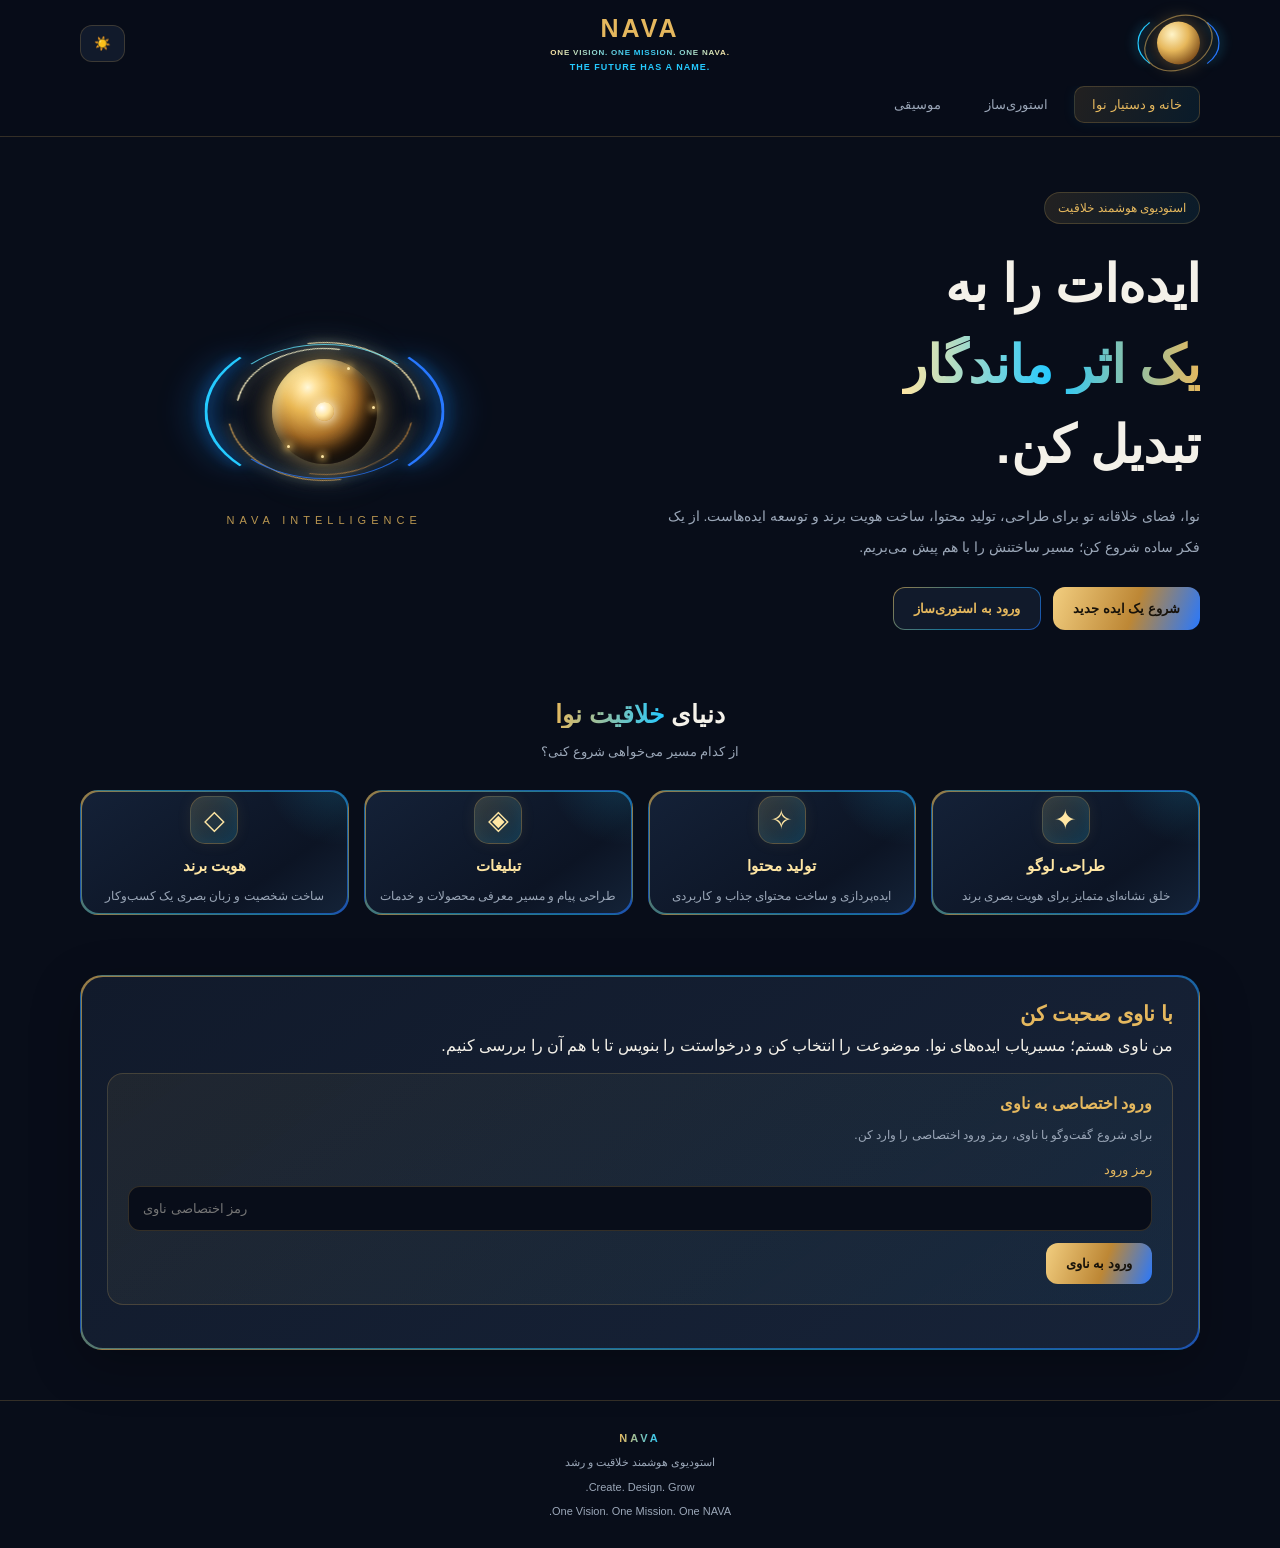
<file: preview-site/index.html>
<!DOCTYPE html>
<html lang="fa" dir="rtl">
<head>
  <meta charset="UTF-8">
  <meta name="viewport" content="width=device-width, initial-scale=1.0">
  <meta name="theme-color" content="#080d19">
  <meta name="description" content="NAVA؛ استودیوی هوشمند برای ساخت، طراحی و رشد کسب‌وکارها">
  <title>NAVA | One Vision. One Mission. One NAVA.</title>
  <link rel="stylesheet" href="style.css">
  <script type="module" src="app.js"></script>
</head>
<body>

<header>
  <div class="container">
    <div class="header-inner">
      <div class="logo-orb"></div>
      <div class="brand">
        <div>
          <div class="brand-name">NAVA</div>
          <div class="brand-sub">ONE VISION. ONE MISSION. ONE NAVA.</div>
          <div class="brand-tagline">THE FUTURE HAS A NAME.</div>
        </div>
      </div>
      <div class="header-actions">
        <button class="theme-btn" id="themeToggle" aria-label="تغییر تم">☀️</button>
      </div>
    </div>
    <nav>
      <button class="nav-btn active" data-page="homePage">خانه و دستیار نوا</button>
      <button class="nav-btn" data-page="storyPage">استوری‌ساز</button>
      <button class="nav-btn" data-page="musicPage">موسیقی</button>
    </nav>
  </div>
</header>

<main class="container">

  <section class="page active" id="homePage">
    <div class="hero">
      <div class="hero-content">
        <div class="eyebrow">استودیوی هوشمند خلاقیت</div>
        <h1>ایده‌ات را به<br><span>یک اثر ماندگار</span><br>تبدیل کن.</h1>
        <p>
          نوا، فضای خلاقانه تو برای طراحی، تولید محتوا،
          ساخت هویت برند و توسعه ایده‌هاست.
          از یک فکر ساده شروع کن؛ مسیر ساختنش را با هم پیش می‌بریم.
        </p>
        <div class="hero-buttons">
          <button class="btn-primary" onclick="scrollToRequest()">شروع یک ایده جدید</button>
          <button class="btn-secondary" onclick="showPage('storyPage')">ورود به استوری‌ساز</button>
        </div>
      </div>
      <div class="orb-stage">
        <div class="orb-large">
          <span class="orb-blue-ring"></span>
          <div class="orb-dot"></div>
          <span class="orb-particle p1"></span>
          <span class="orb-particle p2"></span>
          <span class="orb-particle p3"></span>
          <span class="orb-particle p4"></span>
        </div>
        <div class="orb-caption">NAVA INTELLIGENCE</div>
      </div>
    </div>

    <div class="section">
      <div class="section-heading">
        <h2>دنیای <span>خلاقیت نوا</span></h2>
        <p>از کدام مسیر می‌خواهی شروع کنی؟</p>
      </div>
      <div class="services-grid">
        <div class="service-card" onclick="chooseService('طراحی لوگو')">
          <div class="service-icon">✦</div>
          <h3>طراحی لوگو</h3>
          <p>خلق نشانه‌ای متمایز برای هویت بصری برند</p>
        </div>
        <div class="service-card" onclick="chooseService('تولید محتوا')">
          <div class="service-icon">✧</div>
          <h3>تولید محتوا</h3>
          <p>ایده‌پردازی و ساخت محتوای جذاب و کاربردی</p>
        </div>
        <div class="service-card" onclick="chooseService('تبلیغات')">
          <div class="service-icon">◈</div>
          <h3>تبلیغات</h3>
          <p>طراحی پیام و مسیر معرفی محصولات و خدمات</p>
        </div>
        <div class="service-card" onclick="chooseService('هویت برند')">
          <div class="service-icon">◇</div>
          <h3>هویت برند</h3>
          <p>ساخت شخصیت و زبان بصری یک کسب‌وکار</p>
        </div>
      </div>
    </div>

    <div class="request-panel" id="requestSection">
      <div class="request-content">
        <h2>با ناوی صحبت کن</h2>
        <p>
          من ناوی هستم؛ مسیریاب ایده‌های نوا.
          موضوعت را انتخاب کن و درخواستت را بنویس تا با هم آن را بررسی کنیم.
        </p>

        <div class="navi-auth-panel" id="naviLoginPanel">
          <h3>ورود اختصاصی به ناوی</h3>
          <p>برای شروع گفت‌وگو با ناوی، رمز ورود اختصاصی را وارد کن.</p>
          <form id="naviLoginForm">
            <label class="field-label" for="naviPassword">رمز ورود</label>
            <input class="navi-password" id="naviPassword" type="password"
              placeholder="رمز اختصاصی ناوی" autocomplete="current-password" required>
            <button class="btn-primary" id="naviLoginButton" type="submit">ورود به ناوی</button>
          </form>
          <div class="navi-auth-error" id="naviLoginError" role="alert"></div>
        </div>

        <div class="navi-chat-area" id="naviChatArea" hidden>
          <div class="navi-chat-toolbar">
            <span class="navi-status" id="naviLoginStatus">نشست امن ناوی فعال است.</span>
            <button class="navi-logout" id="naviLogout" type="button">خروج از ناوی</button>
          </div>

          <div class="navi-history" id="naviHistoryPanel">
            <div class="navi-history-heading">
              <strong>گفت‌وگوهای قبلی با ناوی</strong>
              <span class="navi-history-count" id="naviHistoryCount">در حال بارگذاری...</span>
            </div>
            <div class="navi-history-list" id="naviHistoryList" aria-live="polite">
              <div class="navi-history-empty">در حال دریافت تاریخچه گفت‌وگو...</div>
            </div>
            <div class="navi-history-actions">
              <button class="navi-history-refresh" id="naviHistoryRefresh" type="button">
                تازه‌سازی تاریخچه
              </button>
            </div>
          </div>

          <section class="navi-memory-panel" id="naviMemoryPanel">
            <button class="navi-memory-toggle" id="naviMemoryToggle"
              type="button" aria-expanded="false" aria-controls="naviMemoryContent">
              <span>🧠 مدیریت حافظه ناوی</span>
              <span class="navi-memory-arrow" aria-hidden="true">⌄</span>
            </button>

            <div class="navi-memory-content" id="naviMemoryContent" hidden>
              <p class="navi-memory-description">
                اطلاعات ثبت‌شده در حافظه ناوی را اینجا می‌بینی.
                می‌توانی هر مورد را ویرایش یا حذف کنی.
              </p>

              <div class="navi-memory-toolbar">
                <span class="navi-memory-status" id="naviMemoryStatus">
                  برای دریافت حافظه‌ها، دکمه تازه‌سازی را بزن.
                </span>
                <button class="navi-memory-refresh" id="naviMemoryRefresh" type="button">
                  تازه‌سازی حافظه‌ها
                </button>
              </div>

              <div class="navi-memory-error" id="naviMemoryError" role="alert"></div>
              <div class="navi-memory-list" id="naviMemoryList" aria-live="polite">
                <div class="navi-memory-empty">هنوز حافظه‌ای بارگذاری نشده است.</div>
              </div>
            </div>
          </section>

          <label class="field-label" for="serviceSelect">موضوع درخواست</label>
          <select class="request-select" id="serviceSelect">
            <option value="انتخاب نشده">انتخاب موضوع</option>
            <option value="طراحی لوگو">طراحی لوگو</option>
            <option value="تولید محتوا">تولید محتوا</option>
            <option value="تبلیغات">تبلیغات</option>
            <option value="هویت برند">هویت برند</option>
            <option value="ایده‌پردازی">ایده‌پردازی</option>
            <option value="سایر موارد">سایر موارد</option>
          </select>

          <label class="field-label" for="userRequest">پیامت برای ناوی</label>
          <textarea class="request-textarea" id="userRequest"
            placeholder="سلام ناوی، می‌خواهم برای کسب‌وکارم یک ایده تازه پیدا کنم..."></textarea>

          <button class="btn-primary" id="sendRequest" type="button">ارسال پیام به ناوی</button>
          <div class="navi-status" id="naviStatus">ناوی آماده گفت‌وگو با توست.</div>
          <div class="response-box" id="requestResponse" aria-live="polite"></div>
        </div>
      </div>
    </div>
  </section>

  <section class="page" id="storyPage">
    <div class="tool-page">
      <div class="tool-card">
        <div class="tool-card-inner">
          <h1>استوری‌ساز نوا</h1>
          <p>
            متن موردنظرت را وارد کن تا پیش‌نمایش ساده آن را برای استوری ببینی.
            این نسخه فعلاً پیش‌نمایش متنی است.
          </p>
          <label class="field-label" for="storyInput">متن استوری</label>
          <textarea class="story-input" id="storyInput"
            placeholder="متن استوری خود را اینجا بنویس..."></textarea>
          <label class="field-label">پیش‌نمایش استوری</label>
          <div class="story-preview empty" id="previewText">
            متن استوری تو اینجا نمایش داده می‌شود
          </div>
          <div class="story-actions">
            <button class="btn-secondary" id="clearStory">پاک کردن متن</button>
            <button class="btn-primary" id="copyStory">کپی متن</button>
          </div>
          <div class="response-box" id="storyMessage" aria-live="polite"></div>
        </div>
      </div>
    </div>
  </section>

  <section class="page" id="musicPage">
    <div class="coming-card">
      <div class="coming-card-inner">
        <div class="coming-icon">♫</div>
        <h1>استودیوی موسیقی نوا</h1>
        <p>
          این بخش در حال توسعه است.<br>
          به‌زودی مسیر تازه‌ای برای خلق موسیقی و تجربه‌های صوتی در نوا فعال خواهد شد.
        </p>
        <div class="coming-actions">
          <button class="btn-secondary" onclick="showPage('homePage')">
            بازگشت به صفحه اصلی
          </button>
        </div>
      </div>
    </div>
  </section>
</main>

<footer>
  <div class="container">
    <strong>NAVA</strong>
    <p>استودیوی هوشمند خلاقیت و رشد</p>
    <p>Create. Design. Grow.</p>
    <p>One Vision. One Mission. One NAVA.</p>
  </div>
</footer>

</body>
</html>
</file>
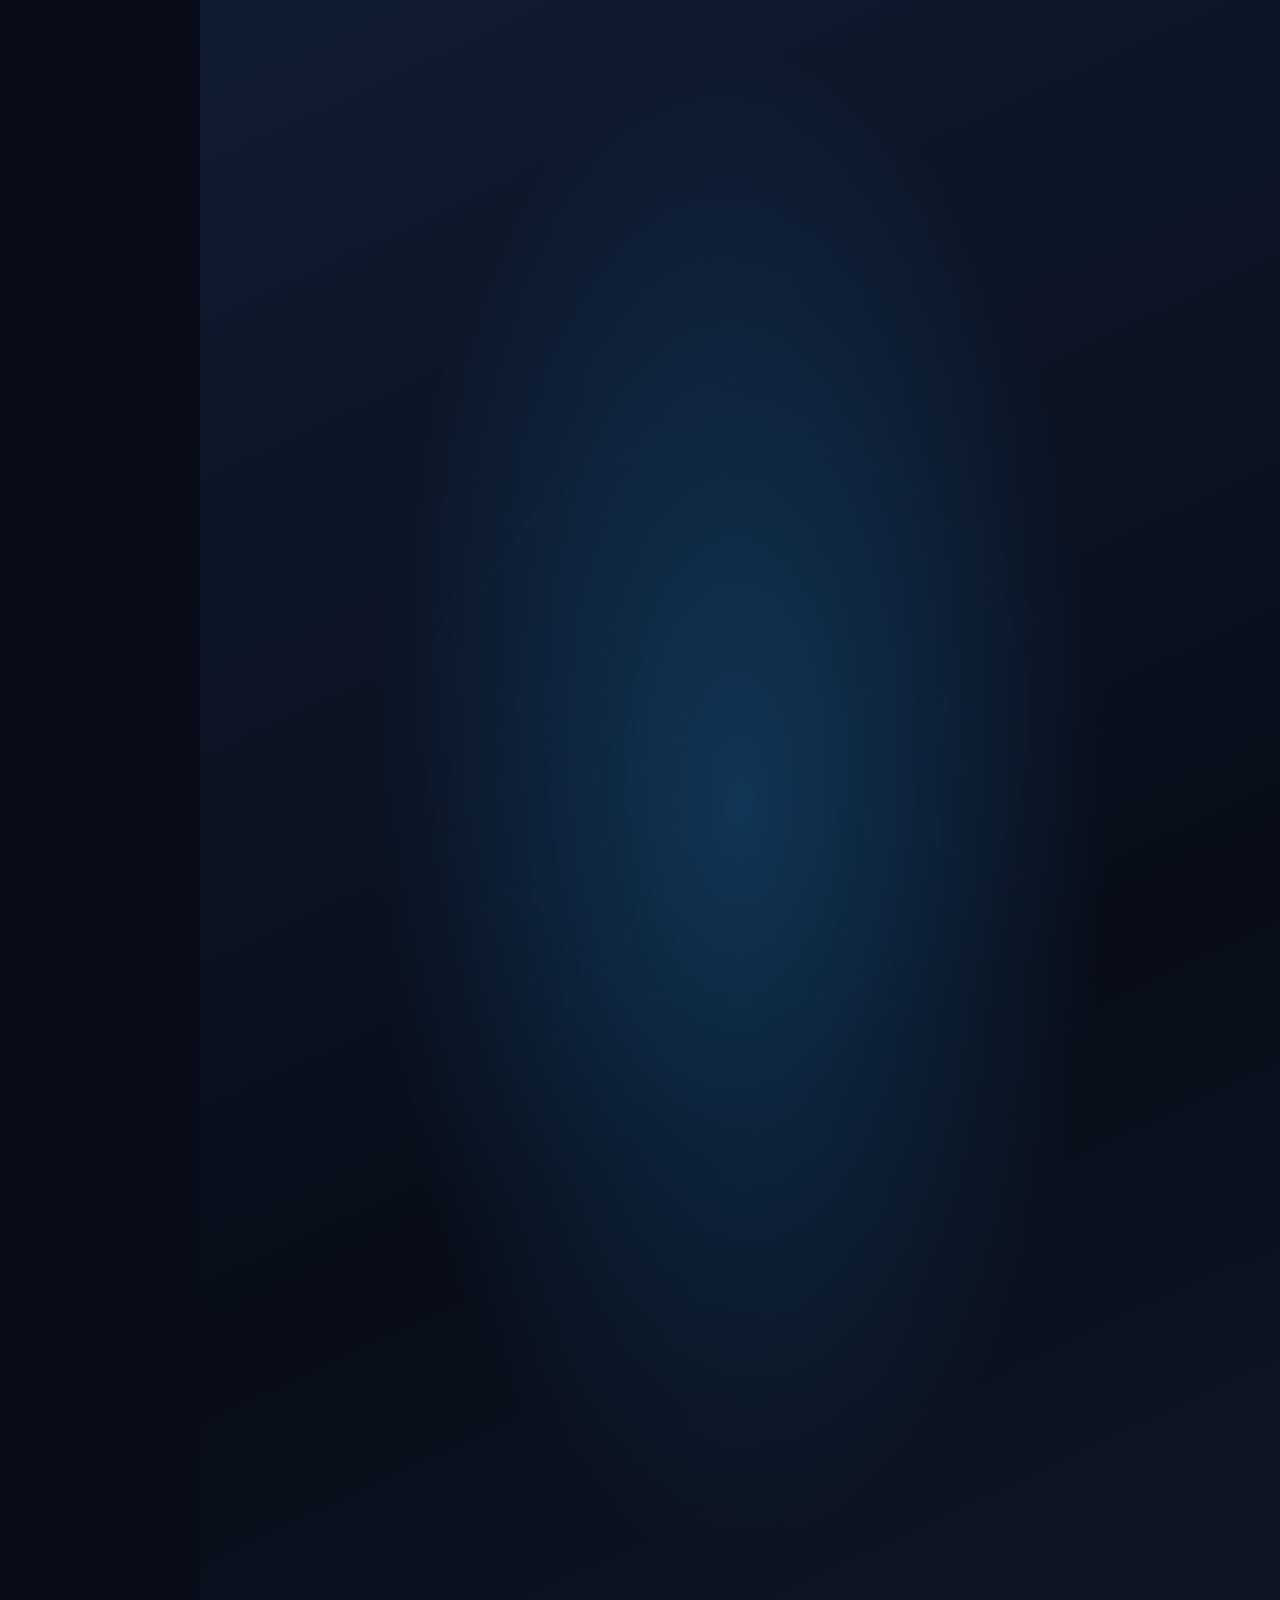
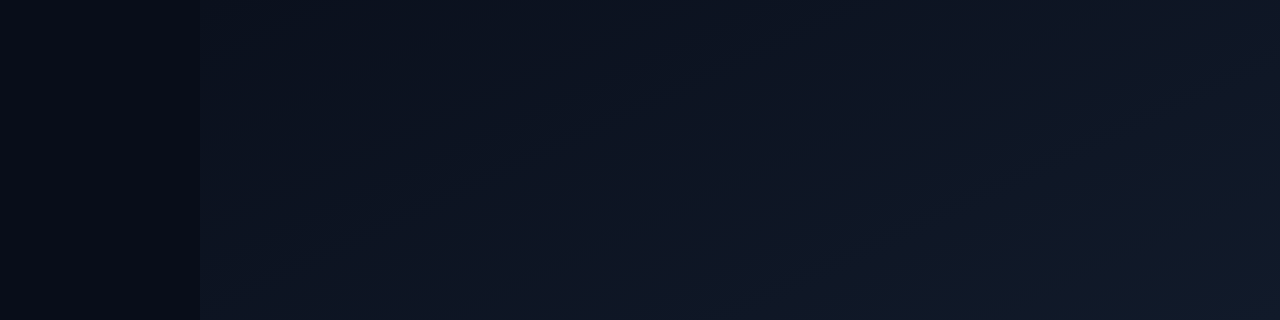
<file: video-engine/demo/index.html>
<!doctype html>
<html lang="fa" dir="rtl">
<head>
  <meta charset="utf-8">
  <meta name="viewport" content="width=1080,height=1920">
  <meta name="theme-color" content="#080d19">
  <title>NAVA Video Engine Smoke Test</title>
  <link rel="preconnect" href="https://fonts.googleapis.com">
  <link rel="preconnect" href="https://fonts.gstatic.com" crossorigin>
  <link href="https://fonts.googleapis.com/css2?family=Vazirmatn:wght@400;600;700;800&display=swap" rel="stylesheet">
  <script src="https://cdn.jsdelivr.net/npm/gsap@3.12.5/dist/gsap.min.js"></script>
  <style>
    * { box-sizing: border-box; }
    html, body { width: 1080px; height: 1920px; margin: 0; overflow: hidden; background: #080d19; }
    body { font-family: "Vazirmatn", sans-serif; color: #fff; }
    #stage {
      position: relative; width: 1080px; height: 1920px; overflow: hidden;
      background:
        radial-gradient(ellipse at 50% 42%, rgba(27,105,164,.42), transparent 48%),
        linear-gradient(155deg, #101c32 0%, #080d19 56%, #111a2a 100%);
    }
    .glow { position: absolute; width: 700px; height: 700px; border-radius: 50%; filter: blur(4px); border: 2px solid rgba(105,190,255,.16); }
    .glow.one { top: 370px; left: 190px; }
    .glow.two { top: 450px; left: 260px; width: 560px; height: 560px; border-color: rgba(242,190,91,.17); }
    .mark {
      position: absolute; top: 150px; left: 0; right: 0; text-align: center;
      font-size: 34px; font-weight: 800; letter-spacing: 12px; color: #e9f4ff;
      opacity: 0;
    }
    .eyebrow {
      position: absolute; top: 665px; left: 0; right: 0; text-align: center;
      color: #f2be5b; font-size: 30px; letter-spacing: 5px; font-weight: 700;
      opacity: 0;
    }
    h1 {
      position: absolute; top: 755px; left: 90px; right: 90px; margin: 0;
      text-align: center; font-size: 88px; line-height: 1.5; font-weight: 800;
      opacity: 0;
    }
    .subtitle {
      position: absolute; top: 1080px; left: 115px; right: 115px; margin: 0;
      text-align: center; color: #c6d5e8; font-size: 42px; line-height: 1.9;
      opacity: 0;
    }
    .rule {
      position: absolute; top: 1350px; left: 460px; width: 160px; height: 5px;
      border-radius: 99px; background: linear-gradient(90deg,#f2be5b,#7cc8ff);
      transform-origin: center; opacity: 1;
    }
    .footer {
      position: absolute; bottom: 150px; left: 0; right: 0; text-align: center;
      color: #8ea4bd; font-size: 25px; letter-spacing: 4px; opacity: 0;
    }
  </style>
</head>
<body>
  <main id="stage" data-composition-id="nava-first-render" data-start="0" data-width="1080" data-height="1920">
    <div class="glow one"></div>
    <div class="glow two"></div>
    <div class="mark" data-start="0.3" data-duration="7.7" data-track-index="1">NAVA</div>
    <div class="eyebrow" data-start="0.7" data-duration="7.3" data-track-index="2">NAVA CREATIVE STUDIO</div>
    <h1 data-start="1.1" data-duration="6.9" data-track-index="3">ایده،<br>به واقعیت می‌رسد</h1>
    <p class="subtitle" data-start="2.1" data-duration="5.9" data-track-index="4">از یک فکر ساده تا یک خروجی تصویری واقعی؛ این اولین آزمایش موتور ویدئوساز نواست.</p>
    <div class="rule" data-start="3.2" data-duration="4.8" data-track-index="5"></div>
    <div class="footer" data-start="5.7" data-duration="2.3" data-track-index="6">CREATE · DESIGN · GROW</div>
  </main>
  <script>
    const timeline = gsap.timeline({ paused: true });
    timeline.fromTo(".glow.one", { scale: .82, opacity: .25 }, { scale: 1.08, opacity: .9, duration: 4, ease: "sine.inOut" }, 0);
    timeline.fromTo(".glow.two", { scale: 1.12, opacity: .15 }, { scale: .92, opacity: .75, duration: 4.5, ease: "sine.inOut" }, .3);
    timeline.fromTo(".mark", { opacity: 0, y: -18 }, { opacity: 1, y: 0, duration: .8, ease: "power2.out" }, .3);
    timeline.fromTo(".eyebrow", { opacity: 0, y: 22 }, { opacity: 1, y: 0, duration: .8, ease: "power2.out" }, .7);
    timeline.fromTo("#stage h1", { opacity: 0, y: 55 }, { opacity: 1, y: 0, duration: 1, ease: "power3.out" }, 1.1);
    timeline.fromTo(".subtitle", { opacity: 0, y: 35 }, { opacity: 1, y: 0, duration: .9, ease: "power2.out" }, 2.1);
    timeline.fromTo(".rule", { scaleX: 0 }, { scaleX: 1, duration: .8, ease: "power2.out" }, 3.2);
    timeline.fromTo(".footer", { opacity: 0, y: 14 }, { opacity: 1, y: 0, duration: .8 }, 5.7);
    timeline.to({}, { duration: 8 }, 0);
    window.__timelines = window.__timelines || {};
    window.__timelines["nava-first-render"] = timeline;
  </script>
</body>
</html>
</file>
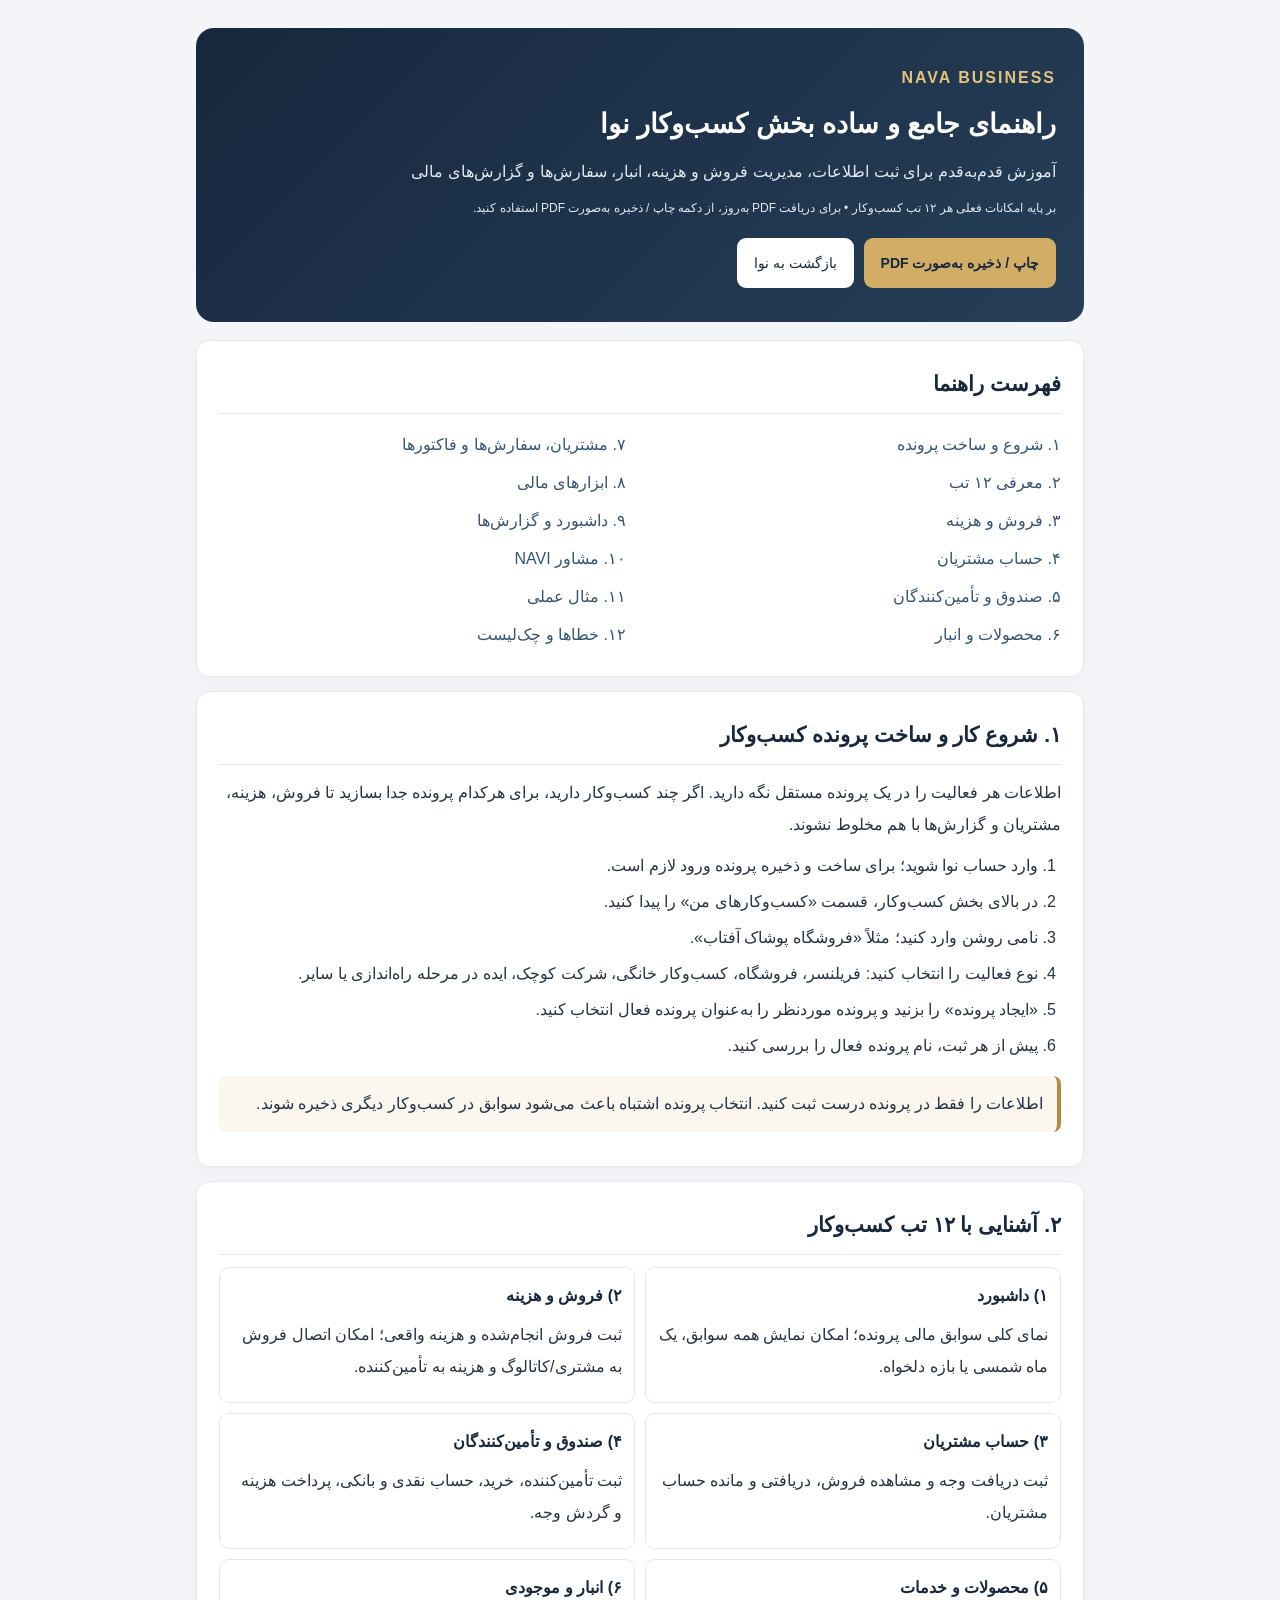
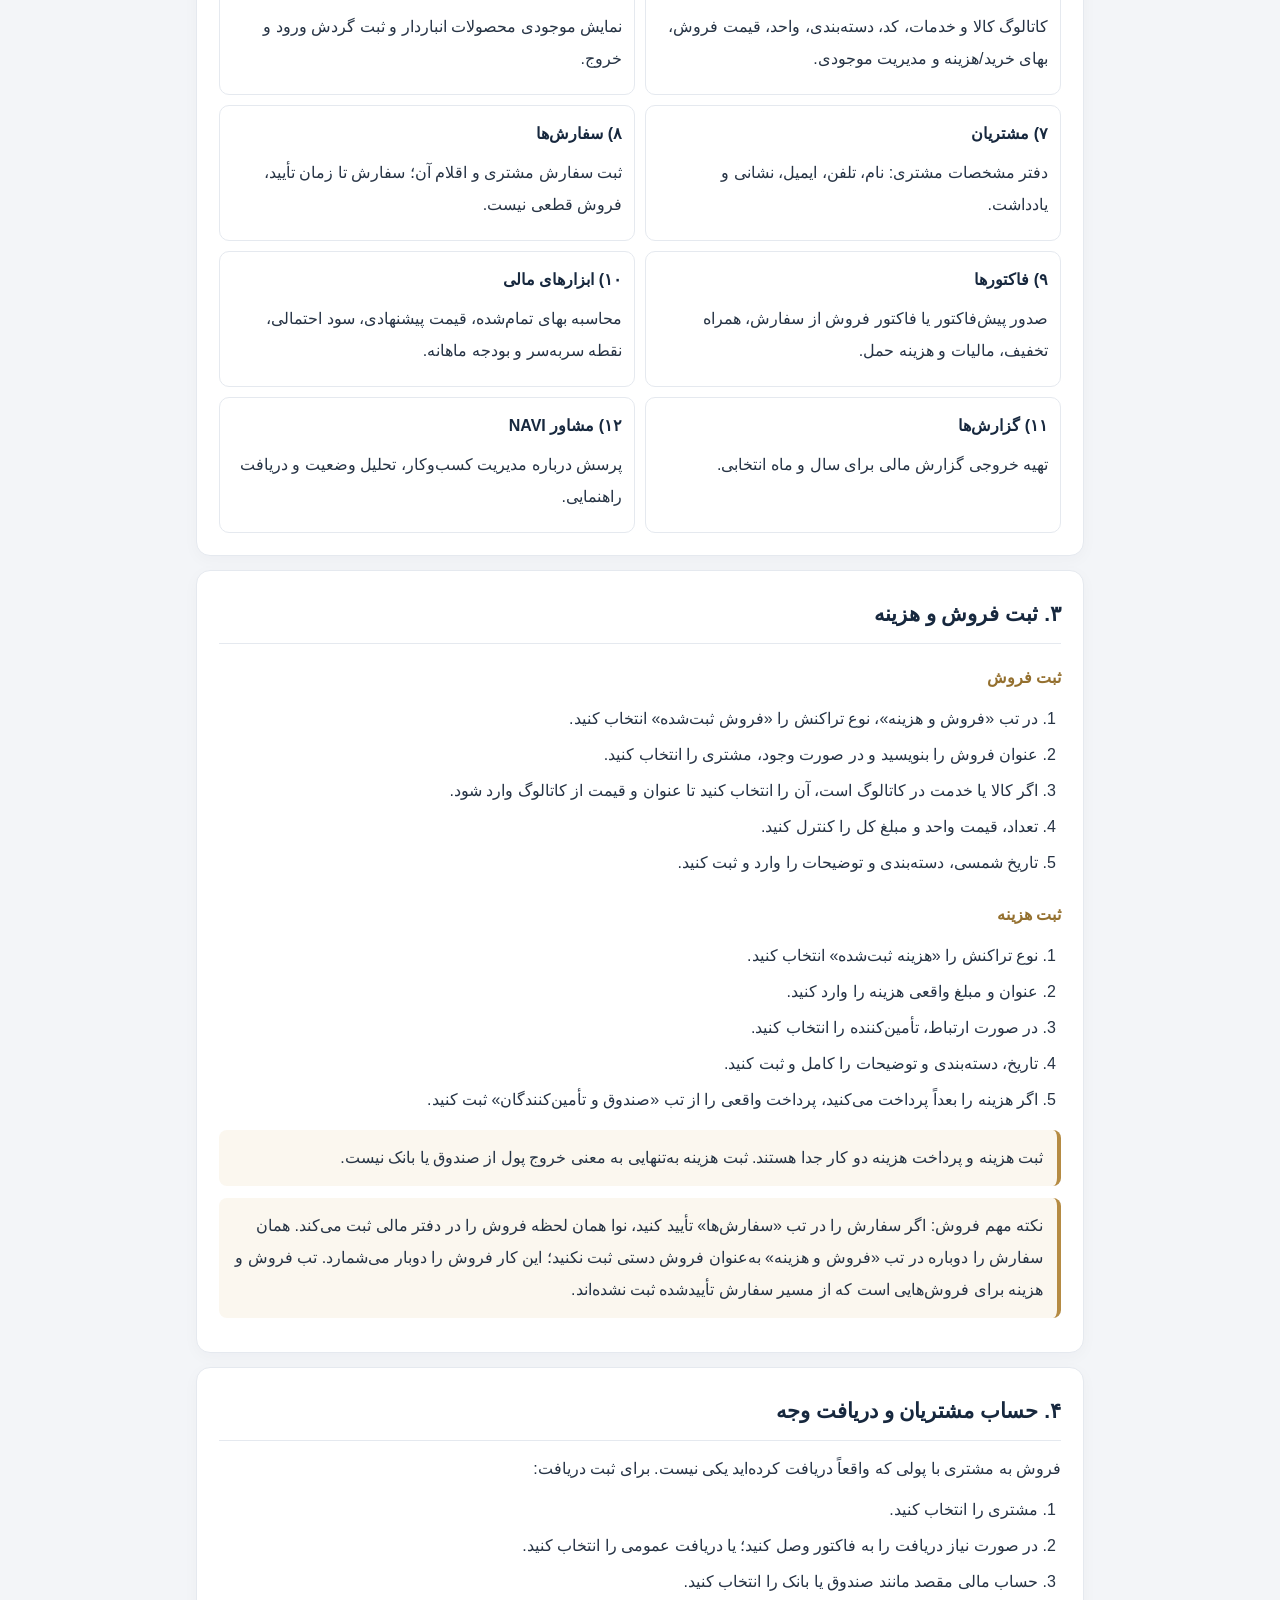
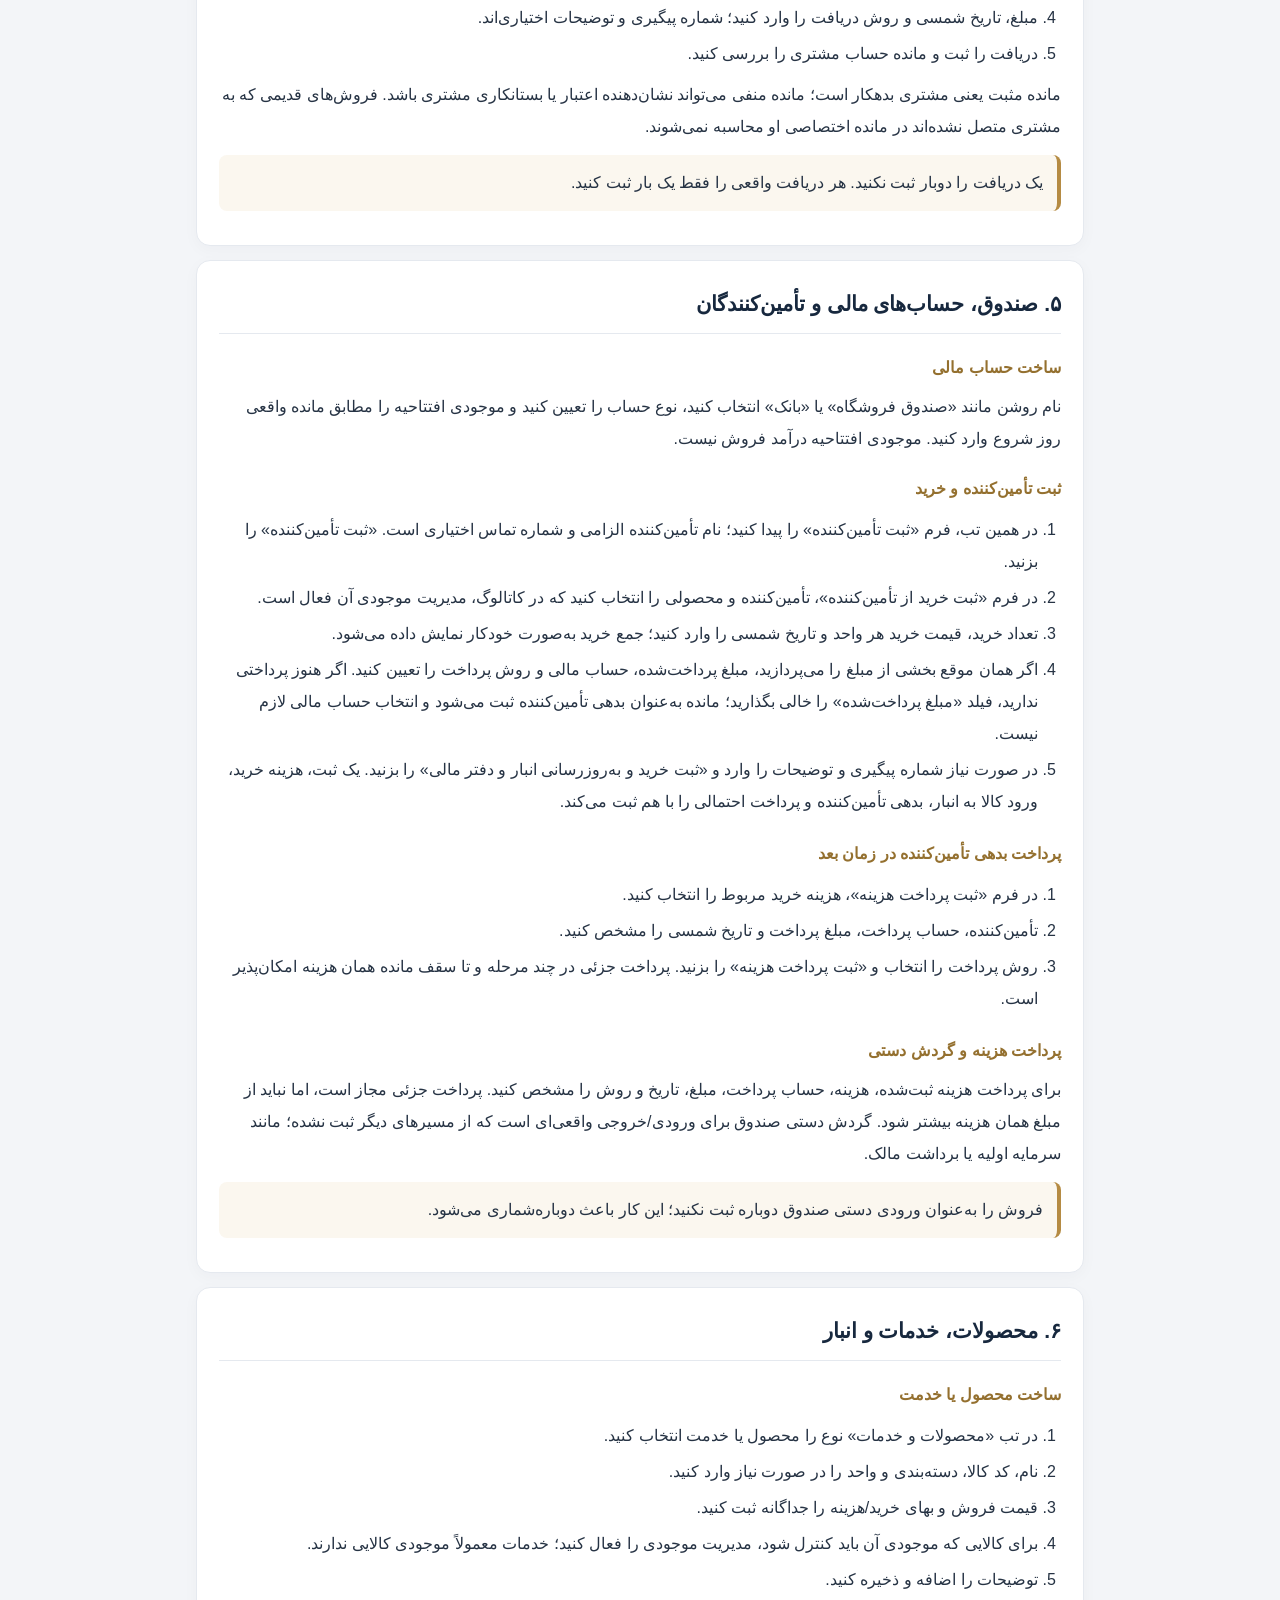
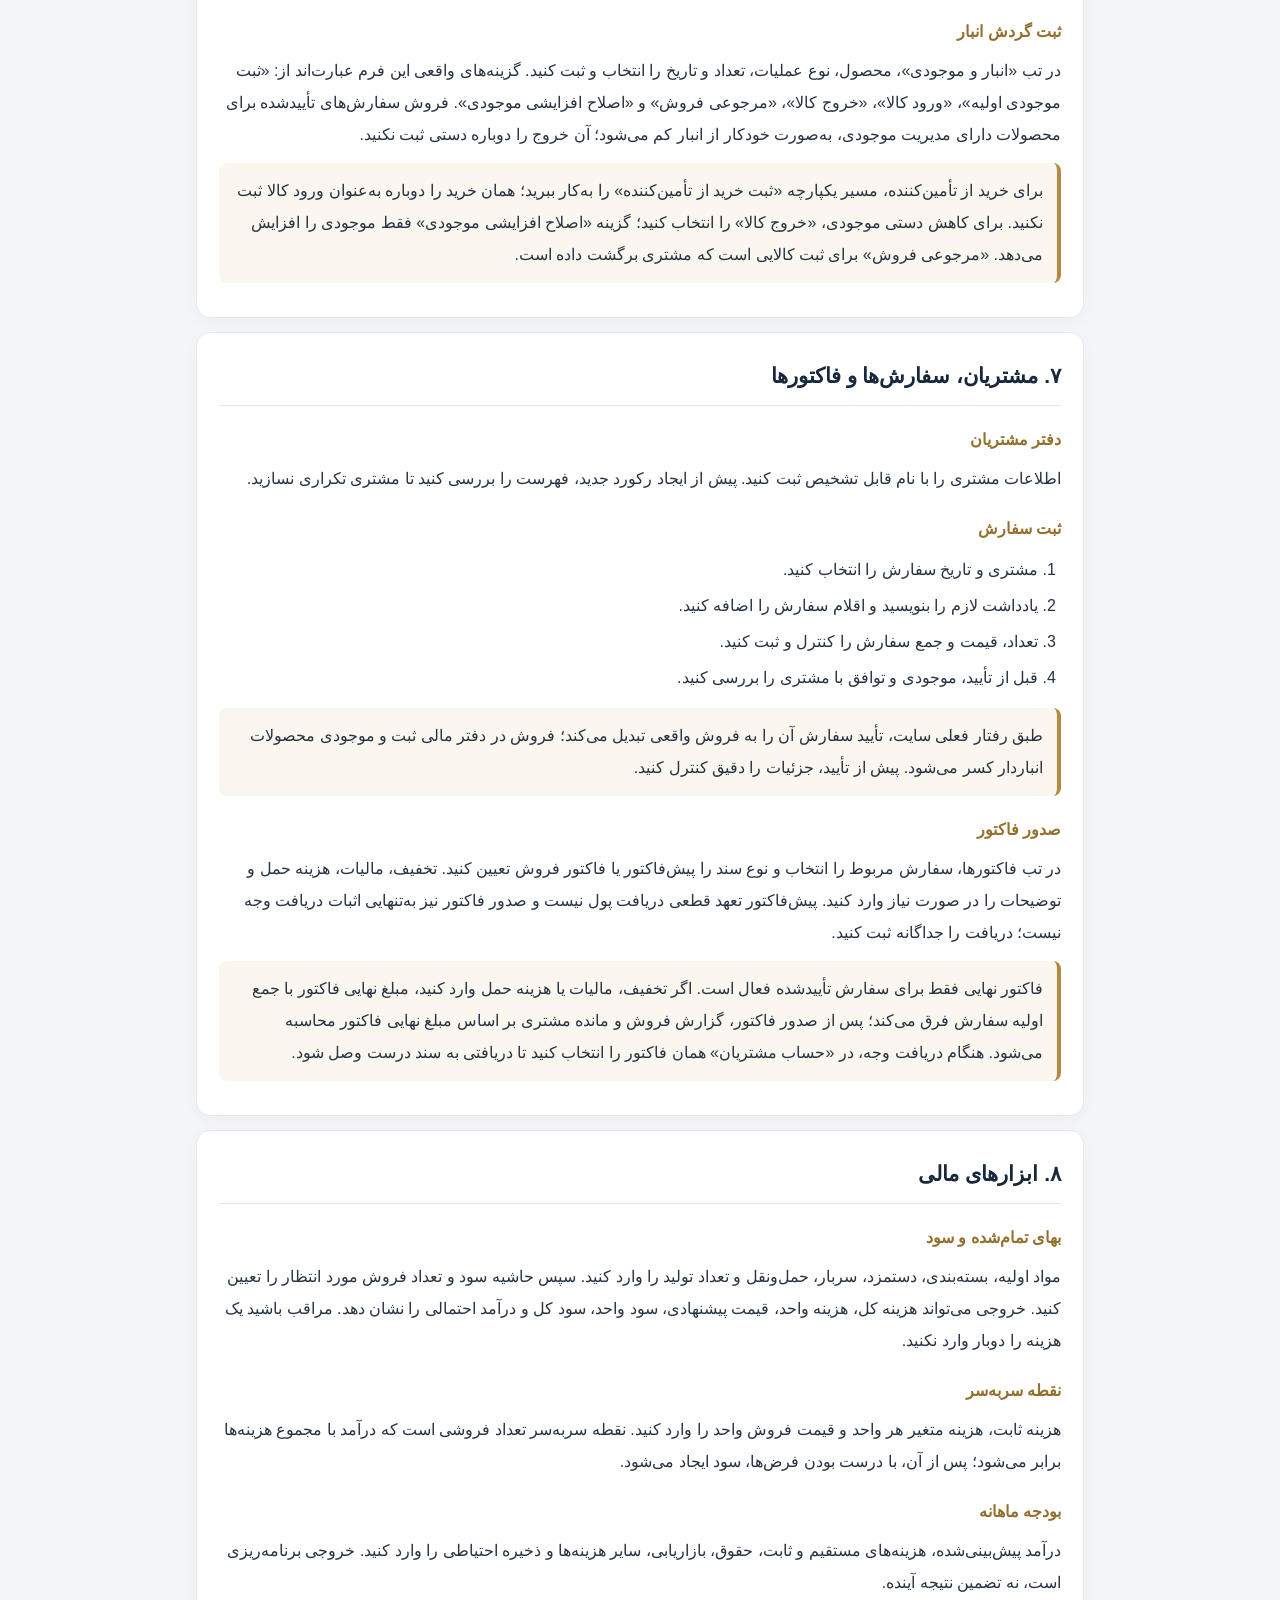
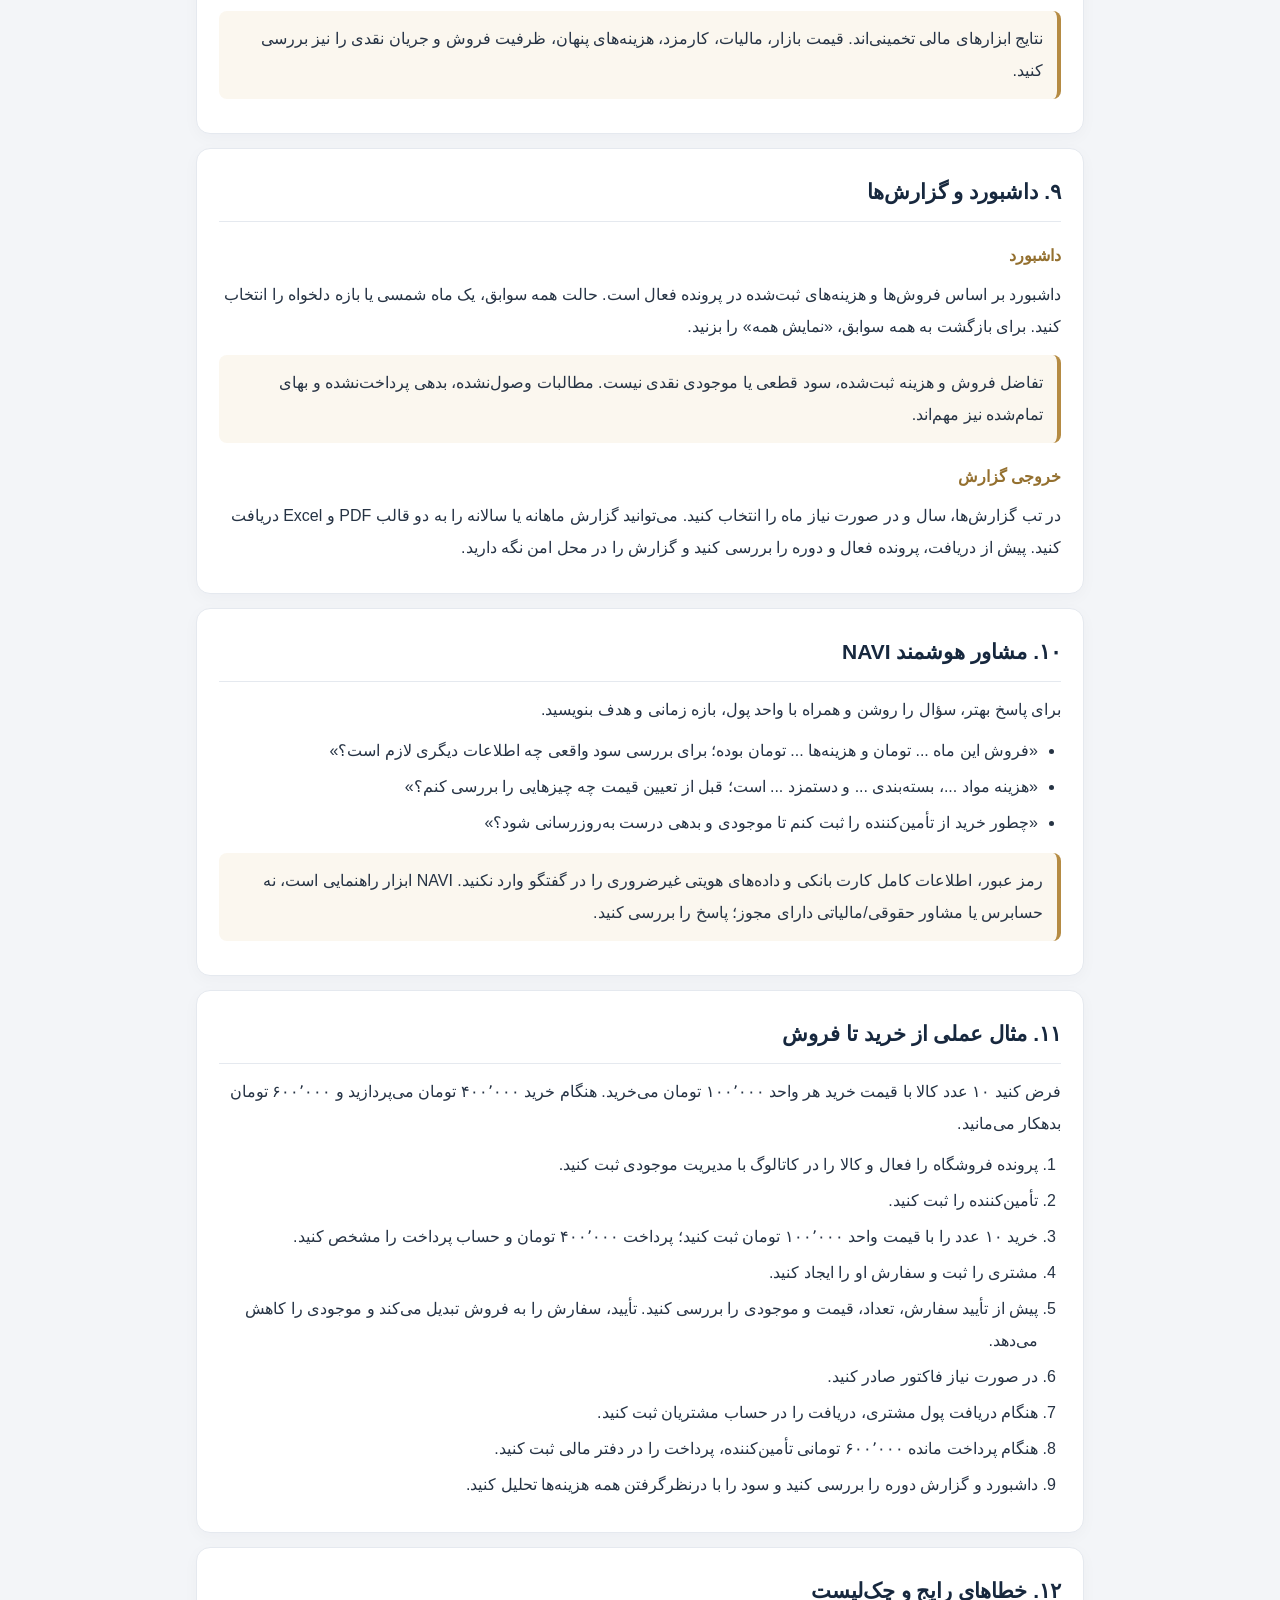
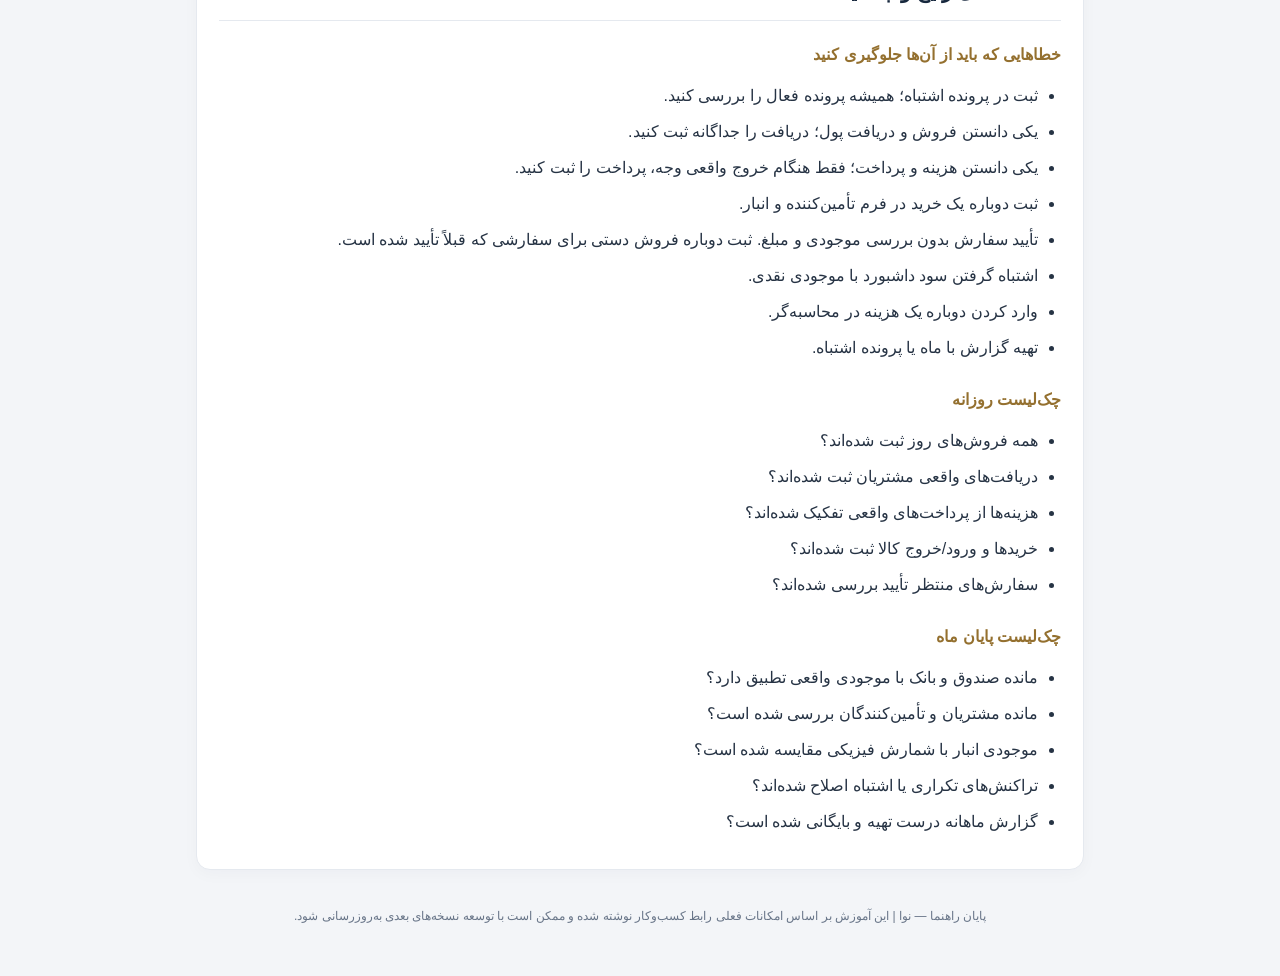
<file: business-guide.html>
<!doctype html>
<html lang="fa" dir="rtl">
<head>
<meta charset="utf-8"><meta name="viewport" content="width=device-width,initial-scale=1">
<title>راهنمای جامع بخش کسب‌وکار نوا</title>
<style>
:root{--navy:#17283e;--gold:#b58b43;--ink:#263344;--muted:#687588;--line:#e5e9ef;--paper:#fff;--bg:#f3f5f8}
*{box-sizing:border-box}body{margin:0;background:var(--bg);color:var(--ink);font-family:Tahoma,Arial,sans-serif;line-height:2}
.wrap{max-width:920px;margin:28px auto;padding:0 16px}.hero{background:linear-gradient(135deg,#17283e,#263e58);color:#fff;border-radius:18px;padding:34px 28px;margin-bottom:18px}.brand{color:#e5c27c;font-weight:bold;letter-spacing:2px;direction:ltr;text-align:right}.hero h1{font-size:27px;line-height:1.7;margin:8px 0}.hero p{color:#e1e8ef;margin:8px 0}.actions{display:flex;gap:10px;flex-wrap:wrap;margin-top:18px}.btn{border:0;border-radius:9px;padding:11px 17px;font:inherit;font-size:14px;cursor:pointer;text-decoration:none;display:inline-block}.primary{background:#d2ad66;color:#17283e;font-weight:bold}.secondary{background:#fff;color:#17283e}.card{background:var(--paper);border:1px solid var(--line);border-radius:14px;padding:22px;margin:14px 0;box-shadow:0 4px 16px #17283e08}.toc{columns:2;column-gap:28px}.toc a{display:block;color:#365575;text-decoration:none;padding:3px 0;break-inside:avoid}.toc a:hover{text-decoration:underline}h2{font-size:21px;color:var(--navy);margin:0 0 12px;border-bottom:1px solid var(--line);padding-bottom:8px}h3{font-size:16px;color:#94702f;margin:18px 0 6px}p{margin:7px 0}ul,ol{padding-right:23px;margin:7px 0}li{padding:2px 0}.note{border-right:4px solid var(--gold);background:#fbf7ef;padding:12px 14px;border-radius:8px;margin:12px 0}.grid{display:grid;grid-template-columns:1fr 1fr;gap:10px}.tab{border:1px solid var(--line);border-radius:10px;padding:12px}.tab b{color:var(--navy)}.small{font-size:12px;color:var(--muted)}footer{text-align:center;color:var(--muted);font-size:12px;padding:20px}
@media(max-width:650px){.toc{columns:1}.grid{grid-template-columns:1fr}.hero h1{font-size:22px}.card{padding:16px}}
@media print{body{background:#fff}.wrap{max-width:none;margin:0;padding:0}.hero{background:#fff;color:#17283e;border:1px solid #cbd3dc}.hero p{color:#45566b}.actions{display:none}.card{box-shadow:none;break-inside:avoid}.tab{break-inside:avoid}a{color:inherit}.toc a{color:#263344}@page{size:A4;margin:15mm}}
</style></head><body><main class="wrap">
<header class="hero"><div class="brand">NAVA BUSINESS</div><h1>راهنمای جامع و ساده بخش کسب‌وکار نوا</h1><p>آموزش قدم‌به‌قدم برای ثبت اطلاعات، مدیریت فروش و هزینه، انبار، سفارش‌ها و گزارش‌های مالی</p><p class="small">بر پایه امکانات فعلی هر ۱۲ تب کسب‌وکار • برای دریافت PDF به‌روز، از دکمه چاپ / ذخیره به‌صورت PDF استفاده کنید.</p><div class="actions"><button class="btn primary" onclick="window.print()">چاپ / ذخیره به‌صورت PDF</button><a class="btn secondary" href="https://honrrpower-a11y.github.io/nava/">بازگشت به نوا</a></div></header>
<section class="card"><h2>فهرست راهنما</h2><nav class="toc">
<a href="#start">۱. شروع و ساخت پرونده</a><a href="#tabs">۲. معرفی ۱۲ تب</a><a href="#transactions">۳. فروش و هزینه</a><a href="#accounts">۴. حساب مشتریان</a><a href="#ledger">۵. صندوق و تأمین‌کنندگان</a><a href="#catalog">۶. محصولات و انبار</a><a href="#crm">۷. مشتریان، سفارش‌ها و فاکتورها</a><a href="#finance">۸. ابزارهای مالی</a><a href="#reports">۹. داشبورد و گزارش‌ها</a><a href="#navi">۱۰. مشاور NAVI</a><a href="#example">۱۱. مثال عملی</a><a href="#checklist">۱۲. خطاها و چک‌لیست</a></nav></section>
<section class="card" id="start"><h2>۱. شروع کار و ساخت پرونده کسب‌وکار</h2><p>اطلاعات هر فعالیت را در یک پرونده مستقل نگه دارید. اگر چند کسب‌وکار دارید، برای هرکدام پرونده جدا بسازید تا فروش، هزینه، مشتریان و گزارش‌ها با هم مخلوط نشوند.</p><ol><li>وارد حساب نوا شوید؛ برای ساخت و ذخیره پرونده ورود لازم است.</li><li>در بالای بخش کسب‌وکار، قسمت «کسب‌وکارهای من» را پیدا کنید.</li><li>نامی روشن وارد کنید؛ مثلاً «فروشگاه پوشاک آفتاب».</li><li>نوع فعالیت را انتخاب کنید: فریلنسر، فروشگاه، کسب‌وکار خانگی، شرکت کوچک، ایده در مرحله راه‌اندازی یا سایر.</li><li>«ایجاد پرونده» را بزنید و پرونده موردنظر را به‌عنوان پرونده فعال انتخاب کنید.</li><li>پیش از هر ثبت، نام پرونده فعال را بررسی کنید.</li></ol><div class="note">اطلاعات را فقط در پرونده درست ثبت کنید. انتخاب پرونده اشتباه باعث می‌شود سوابق در کسب‌وکار دیگری ذخیره شوند.</div></section>
<section class="card" id="tabs"><h2>۲. آشنایی با ۱۲ تب کسب‌وکار</h2><div class="grid">
<div class="tab"><b>۱) داشبورد</b><p>نمای کلی سوابق مالی پرونده؛ امکان نمایش همه سوابق، یک ماه شمسی یا بازه دلخواه.</p></div>
<div class="tab"><b>۲) فروش و هزینه</b><p>ثبت فروش انجام‌شده و هزینه واقعی؛ امکان اتصال فروش به مشتری/کاتالوگ و هزینه به تأمین‌کننده.</p></div>
<div class="tab"><b>۳) حساب مشتریان</b><p>ثبت دریافت وجه و مشاهده فروش، دریافتی و مانده حساب مشتریان.</p></div>
<div class="tab"><b>۴) صندوق و تأمین‌کنندگان</b><p>ثبت تأمین‌کننده، خرید، حساب نقدی و بانکی، پرداخت هزینه و گردش وجه.</p></div>
<div class="tab"><b>۵) محصولات و خدمات</b><p>کاتالوگ کالا و خدمات، کد، دسته‌بندی، واحد، قیمت فروش، بهای خرید/هزینه و مدیریت موجودی.</p></div>
<div class="tab"><b>۶) انبار و موجودی</b><p>نمایش موجودی محصولات انباردار و ثبت گردش ورود و خروج.</p></div>
<div class="tab"><b>۷) مشتریان</b><p>دفتر مشخصات مشتری: نام، تلفن، ایمیل، نشانی و یادداشت.</p></div>
<div class="tab"><b>۸) سفارش‌ها</b><p>ثبت سفارش مشتری و اقلام آن؛ سفارش تا زمان تأیید، فروش قطعی نیست.</p></div>
<div class="tab"><b>۹) فاکتورها</b><p>صدور پیش‌فاکتور یا فاکتور فروش از سفارش، همراه تخفیف، مالیات و هزینه حمل.</p></div>
<div class="tab"><b>۱۰) ابزارهای مالی</b><p>محاسبه بهای تمام‌شده، قیمت پیشنهادی، سود احتمالی، نقطه سربه‌سر و بودجه ماهانه.</p></div>
<div class="tab"><b>۱۱) گزارش‌ها</b><p>تهیه خروجی گزارش مالی برای سال و ماه انتخابی.</p></div>
<div class="tab"><b>۱۲) مشاور NAVI</b><p>پرسش درباره مدیریت کسب‌وکار، تحلیل وضعیت و دریافت راهنمایی.</p></div></div></section>
<section class="card" id="transactions"><h2>۳. ثبت فروش و هزینه</h2><h3>ثبت فروش</h3><ol><li>در تب «فروش و هزینه»، نوع تراکنش را «فروش ثبت‌شده» انتخاب کنید.</li><li>عنوان فروش را بنویسید و در صورت وجود، مشتری را انتخاب کنید.</li><li>اگر کالا یا خدمت در کاتالوگ است، آن را انتخاب کنید تا عنوان و قیمت از کاتالوگ وارد شود.</li><li>تعداد، قیمت واحد و مبلغ کل را کنترل کنید.</li><li>تاریخ شمسی، دسته‌بندی و توضیحات را وارد و ثبت کنید.</li></ol><h3>ثبت هزینه</h3><ol><li>نوع تراکنش را «هزینه ثبت‌شده» انتخاب کنید.</li><li>عنوان و مبلغ واقعی هزینه را وارد کنید.</li><li>در صورت ارتباط، تأمین‌کننده را انتخاب کنید.</li><li>تاریخ، دسته‌بندی و توضیحات را کامل و ثبت کنید.</li><li>اگر هزینه را بعداً پرداخت می‌کنید، پرداخت واقعی را از تب «صندوق و تأمین‌کنندگان» ثبت کنید.</li></ol><div class="note">ثبت هزینه و پرداخت هزینه دو کار جدا هستند. ثبت هزینه به‌تنهایی به معنی خروج پول از صندوق یا بانک نیست.</div><div class="note">نکته مهم فروش: اگر سفارش را در تب «سفارش‌ها» تأیید کنید، نوا همان لحظه فروش را در دفتر مالی ثبت می‌کند. همان سفارش را دوباره در تب «فروش و هزینه» به‌عنوان فروش دستی ثبت نکنید؛ این کار فروش را دوبار می‌شمارد. تب فروش و هزینه برای فروش‌هایی است که از مسیر سفارش تأییدشده ثبت نشده‌اند.</div></section>
<section class="card" id="accounts"><h2>۴. حساب مشتریان و دریافت وجه</h2><p>فروش به مشتری با پولی که واقعاً دریافت کرده‌اید یکی نیست. برای ثبت دریافت:</p><ol><li>مشتری را انتخاب کنید.</li><li>در صورت نیاز دریافت را به فاکتور وصل کنید؛ یا دریافت عمومی را انتخاب کنید.</li><li>حساب مالی مقصد مانند صندوق یا بانک را انتخاب کنید.</li><li>مبلغ، تاریخ شمسی و روش دریافت را وارد کنید؛ شماره پیگیری و توضیحات اختیاری‌اند.</li><li>دریافت را ثبت و مانده حساب مشتری را بررسی کنید.</li></ol><p>مانده مثبت یعنی مشتری بدهکار است؛ مانده منفی می‌تواند نشان‌دهنده اعتبار یا بستانکاری مشتری باشد. فروش‌های قدیمی که به مشتری متصل نشده‌اند در مانده اختصاصی او محاسبه نمی‌شوند.</p><div class="note">یک دریافت را دوبار ثبت نکنید. هر دریافت واقعی را فقط یک بار ثبت کنید.</div></section>
<section class="card" id="ledger"><h2>۵. صندوق، حساب‌های مالی و تأمین‌کنندگان</h2><h3>ساخت حساب مالی</h3><p>نام روشن مانند «صندوق فروشگاه» یا «بانک» انتخاب کنید، نوع حساب را تعیین کنید و موجودی افتتاحیه را مطابق مانده واقعی روز شروع وارد کنید. موجودی افتتاحیه درآمد فروش نیست.</p><h3>ثبت تأمین‌کننده و خرید</h3><ol><li>در همین تب، فرم «ثبت تأمین‌کننده» را پیدا کنید؛ نام تأمین‌کننده الزامی و شماره تماس اختیاری است. «ثبت تأمین‌کننده» را بزنید.</li><li>در فرم «ثبت خرید از تأمین‌کننده»، تأمین‌کننده و محصولی را انتخاب کنید که در کاتالوگ، مدیریت موجودی آن فعال است.</li><li>تعداد خرید، قیمت خرید هر واحد و تاریخ شمسی را وارد کنید؛ جمع خرید به‌صورت خودکار نمایش داده می‌شود.</li><li>اگر همان موقع بخشی از مبلغ را می‌پردازید، مبلغ پرداخت‌شده، حساب مالی و روش پرداخت را تعیین کنید. اگر هنوز پرداختی ندارید، فیلد «مبلغ پرداخت‌شده» را خالی بگذارید؛ مانده به‌عنوان بدهی تأمین‌کننده ثبت می‌شود و انتخاب حساب مالی لازم نیست.</li><li>در صورت نیاز شماره پیگیری و توضیحات را وارد و «ثبت خرید و به‌روزرسانی انبار و دفتر مالی» را بزنید. یک ثبت، هزینه خرید، ورود کالا به انبار، بدهی تأمین‌کننده و پرداخت احتمالی را با هم ثبت می‌کند.</li></ol><h3>پرداخت بدهی تأمین‌کننده در زمان بعد</h3><ol><li>در فرم «ثبت پرداخت هزینه»، هزینه خرید مربوط را انتخاب کنید.</li><li>تأمین‌کننده، حساب پرداخت، مبلغ پرداخت و تاریخ شمسی را مشخص کنید.</li><li>روش پرداخت را انتخاب و «ثبت پرداخت هزینه» را بزنید. پرداخت جزئی در چند مرحله و تا سقف مانده همان هزینه امکان‌پذیر است.</li></ol><h3>پرداخت هزینه و گردش دستی</h3><p>برای پرداخت هزینه ثبت‌شده، هزینه، حساب پرداخت، مبلغ، تاریخ و روش را مشخص کنید. پرداخت جزئی مجاز است، اما نباید از مبلغ همان هزینه بیشتر شود. گردش دستی صندوق برای ورودی/خروجی واقعی‌ای است که از مسیرهای دیگر ثبت نشده؛ مانند سرمایه اولیه یا برداشت مالک.</p><div class="note">فروش را به‌عنوان ورودی دستی صندوق دوباره ثبت نکنید؛ این کار باعث دوباره‌شماری می‌شود.</div></section>
<section class="card" id="catalog"><h2>۶. محصولات، خدمات و انبار</h2><h3>ساخت محصول یا خدمت</h3><ol><li>در تب «محصولات و خدمات» نوع را محصول یا خدمت انتخاب کنید.</li><li>نام، کد کالا، دسته‌بندی و واحد را در صورت نیاز وارد کنید.</li><li>قیمت فروش و بهای خرید/هزینه را جداگانه ثبت کنید.</li><li>برای کالایی که موجودی آن باید کنترل شود، مدیریت موجودی را فعال کنید؛ خدمات معمولاً موجودی کالایی ندارند.</li><li>توضیحات را اضافه و ذخیره کنید.</li></ol><h3>ثبت گردش انبار</h3><p>در تب «انبار و موجودی»، محصول، نوع عملیات، تعداد و تاریخ را انتخاب و ثبت کنید. گزینه‌های واقعی این فرم عبارت‌اند از: «ثبت موجودی اولیه»، «ورود کالا»، «خروج کالا»، «مرجوعی فروش» و «اصلاح افزایشی موجودی». فروش سفارش‌های تأییدشده برای محصولات دارای مدیریت موجودی، به‌صورت خودکار از انبار کم می‌شود؛ آن خروج را دوباره دستی ثبت نکنید.</p><div class="note">برای خرید از تأمین‌کننده، مسیر یکپارچه «ثبت خرید از تأمین‌کننده» را به‌کار ببرید؛ همان خرید را دوباره به‌عنوان ورود کالا ثبت نکنید. برای کاهش دستی موجودی، «خروج کالا» را انتخاب کنید؛ گزینه «اصلاح افزایشی موجودی» فقط موجودی را افزایش می‌دهد. «مرجوعی فروش» برای ثبت کالایی است که مشتری برگشت داده است.</div></section>
<section class="card" id="crm"><h2>۷. مشتریان، سفارش‌ها و فاکتورها</h2><h3>دفتر مشتریان</h3><p>اطلاعات مشتری را با نام قابل تشخیص ثبت کنید. پیش از ایجاد رکورد جدید، فهرست را بررسی کنید تا مشتری تکراری نسازید.</p><h3>ثبت سفارش</h3><ol><li>مشتری و تاریخ سفارش را انتخاب کنید.</li><li>یادداشت لازم را بنویسید و اقلام سفارش را اضافه کنید.</li><li>تعداد، قیمت و جمع سفارش را کنترل و ثبت کنید.</li><li>قبل از تأیید، موجودی و توافق با مشتری را بررسی کنید.</li></ol><div class="note">طبق رفتار فعلی سایت، تأیید سفارش آن را به فروش واقعی تبدیل می‌کند؛ فروش در دفتر مالی ثبت و موجودی محصولات انباردار کسر می‌شود. پیش از تأیید، جزئیات را دقیق کنترل کنید.</div><h3>صدور فاکتور</h3><p>در تب فاکتورها، سفارش مربوط را انتخاب و نوع سند را پیش‌فاکتور یا فاکتور فروش تعیین کنید. تخفیف، مالیات، هزینه حمل و توضیحات را در صورت نیاز وارد کنید. پیش‌فاکتور تعهد قطعی دریافت پول نیست و صدور فاکتور نیز به‌تنهایی اثبات دریافت وجه نیست؛ دریافت را جداگانه ثبت کنید.</p><div class="note">فاکتور نهایی فقط برای سفارش تأییدشده فعال است. اگر تخفیف، مالیات یا هزینه حمل وارد کنید، مبلغ نهایی فاکتور با جمع اولیه سفارش فرق می‌کند؛ پس از صدور فاکتور، گزارش فروش و مانده مشتری بر اساس مبلغ نهایی فاکتور محاسبه می‌شود. هنگام دریافت وجه، در «حساب مشتریان» همان فاکتور را انتخاب کنید تا دریافتی به سند درست وصل شود.</div></section>
<section class="card" id="finance"><h2>۸. ابزارهای مالی</h2><h3>بهای تمام‌شده و سود</h3><p>مواد اولیه، بسته‌بندی، دستمزد، سربار، حمل‌ونقل و تعداد تولید را وارد کنید. سپس حاشیه سود و تعداد فروش مورد انتظار را تعیین کنید. خروجی می‌تواند هزینه کل، هزینه واحد، قیمت پیشنهادی، سود واحد، سود کل و درآمد احتمالی را نشان دهد. مراقب باشید یک هزینه را دوبار وارد نکنید.</p><h3>نقطه سربه‌سر</h3><p>هزینه ثابت، هزینه متغیر هر واحد و قیمت فروش واحد را وارد کنید. نقطه سربه‌سر تعداد فروشی است که درآمد با مجموع هزینه‌ها برابر می‌شود؛ پس از آن، با درست بودن فرض‌ها، سود ایجاد می‌شود.</p><h3>بودجه ماهانه</h3><p>درآمد پیش‌بینی‌شده، هزینه‌های مستقیم و ثابت، حقوق، بازاریابی، سایر هزینه‌ها و ذخیره احتیاطی را وارد کنید. خروجی برنامه‌ریزی است، نه تضمین نتیجه آینده.</p><div class="note">نتایج ابزارهای مالی تخمینی‌اند. قیمت بازار، مالیات، کارمزد، هزینه‌های پنهان، ظرفیت فروش و جریان نقدی را نیز بررسی کنید.</div></section>
<section class="card" id="reports"><h2>۹. داشبورد و گزارش‌ها</h2><h3>داشبورد</h3><p>داشبورد بر اساس فروش‌ها و هزینه‌های ثبت‌شده در پرونده فعال است. حالت همه سوابق، یک ماه شمسی یا بازه دلخواه را انتخاب کنید. برای بازگشت به همه سوابق، «نمایش همه» را بزنید.</p><div class="note">تفاضل فروش و هزینه ثبت‌شده، سود قطعی یا موجودی نقدی نیست. مطالبات وصول‌نشده، بدهی پرداخت‌نشده و بهای تمام‌شده نیز مهم‌اند.</div><h3>خروجی گزارش</h3><p>در تب گزارش‌ها، سال و در صورت نیاز ماه را انتخاب کنید. می‌توانید گزارش ماهانه یا سالانه را به دو قالب PDF و Excel دریافت کنید. پیش از دریافت، پرونده فعال و دوره را بررسی کنید و گزارش را در محل امن نگه دارید.</p></section>
<section class="card" id="navi"><h2>۱۰. مشاور هوشمند NAVI</h2><p>برای پاسخ بهتر، سؤال را روشن و همراه با واحد پول، بازه زمانی و هدف بنویسید.</p><ul><li>«فروش این ماه ... تومان و هزینه‌ها ... تومان بوده؛ برای بررسی سود واقعی چه اطلاعات دیگری لازم است؟»</li><li>«هزینه مواد ...، بسته‌بندی ... و دستمزد ... است؛ قبل از تعیین قیمت چه چیزهایی را بررسی کنم؟»</li><li>«چطور خرید از تأمین‌کننده را ثبت کنم تا موجودی و بدهی درست به‌روزرسانی شود؟»</li></ul><div class="note">رمز عبور، اطلاعات کامل کارت بانکی و داده‌های هویتی غیرضروری را در گفتگو وارد نکنید. NAVI ابزار راهنمایی است، نه حسابرس یا مشاور حقوقی/مالیاتی دارای مجوز؛ پاسخ را بررسی کنید.</div></section>
<section class="card" id="example"><h2>۱۱. مثال عملی از خرید تا فروش</h2><p>فرض کنید ۱۰ عدد کالا با قیمت خرید هر واحد ۱۰۰٬۰۰۰ تومان می‌خرید. هنگام خرید ۴۰۰٬۰۰۰ تومان می‌پردازید و ۶۰۰٬۰۰۰ تومان بدهکار می‌مانید.</p><ol><li>پرونده فروشگاه را فعال و کالا را در کاتالوگ با مدیریت موجودی ثبت کنید.</li><li>تأمین‌کننده را ثبت کنید.</li><li>خرید ۱۰ عدد را با قیمت واحد ۱۰۰٬۰۰۰ تومان ثبت کنید؛ پرداخت ۴۰۰٬۰۰۰ تومان و حساب پرداخت را مشخص کنید.</li><li>مشتری را ثبت و سفارش او را ایجاد کنید.</li><li>پیش از تأیید سفارش، تعداد، قیمت و موجودی را بررسی کنید. تأیید، سفارش را به فروش تبدیل می‌کند و موجودی را کاهش می‌دهد.</li><li>در صورت نیاز فاکتور صادر کنید.</li><li>هنگام دریافت پول مشتری، دریافت را در حساب مشتریان ثبت کنید.</li><li>هنگام پرداخت مانده ۶۰۰٬۰۰۰ تومانی تأمین‌کننده، پرداخت را در دفتر مالی ثبت کنید.</li><li>داشبورد و گزارش دوره را بررسی کنید و سود را با درنظرگرفتن همه هزینه‌ها تحلیل کنید.</li></ol></section>
<section class="card" id="checklist"><h2>۱۲. خطاهای رایج و چک‌لیست</h2><h3>خطاهایی که باید از آن‌ها جلوگیری کنید</h3><ul><li>ثبت در پرونده اشتباه؛ همیشه پرونده فعال را بررسی کنید.</li><li>یکی دانستن فروش و دریافت پول؛ دریافت را جداگانه ثبت کنید.</li><li>یکی دانستن هزینه و پرداخت؛ فقط هنگام خروج واقعی وجه، پرداخت را ثبت کنید.</li><li>ثبت دوباره یک خرید در فرم تأمین‌کننده و انبار.</li><li>تأیید سفارش بدون بررسی موجودی و مبلغ. ثبت دوباره فروش دستی برای سفارشی که قبلاً تأیید شده است.</li><li>اشتباه گرفتن سود داشبورد با موجودی نقدی.</li><li>وارد کردن دوباره یک هزینه در محاسبه‌گر.</li><li>تهیه گزارش با ماه یا پرونده اشتباه.</li></ul><h3>چک‌لیست روزانه</h3><ul><li>همه فروش‌های روز ثبت شده‌اند؟</li><li>دریافت‌های واقعی مشتریان ثبت شده‌اند؟</li><li>هزینه‌ها از پرداخت‌های واقعی تفکیک شده‌اند؟</li><li>خریدها و ورود/خروج کالا ثبت شده‌اند؟</li><li>سفارش‌های منتظر تأیید بررسی شده‌اند؟</li></ul><h3>چک‌لیست پایان ماه</h3><ul><li>مانده صندوق و بانک با موجودی واقعی تطبیق دارد؟</li><li>مانده مشتریان و تأمین‌کنندگان بررسی شده است؟</li><li>موجودی انبار با شمارش فیزیکی مقایسه شده است؟</li><li>تراکنش‌های تکراری یا اشتباه اصلاح شده‌اند؟</li><li>گزارش ماهانه درست تهیه و بایگانی شده است؟</li></ul></section>
<footer>پایان راهنما — نوا | این آموزش بر اساس امکانات فعلی رابط کسب‌وکار نوشته شده و ممکن است با توسعه نسخه‌های بعدی به‌روزرسانی شود.</footer>
</main></body></html>
</file>
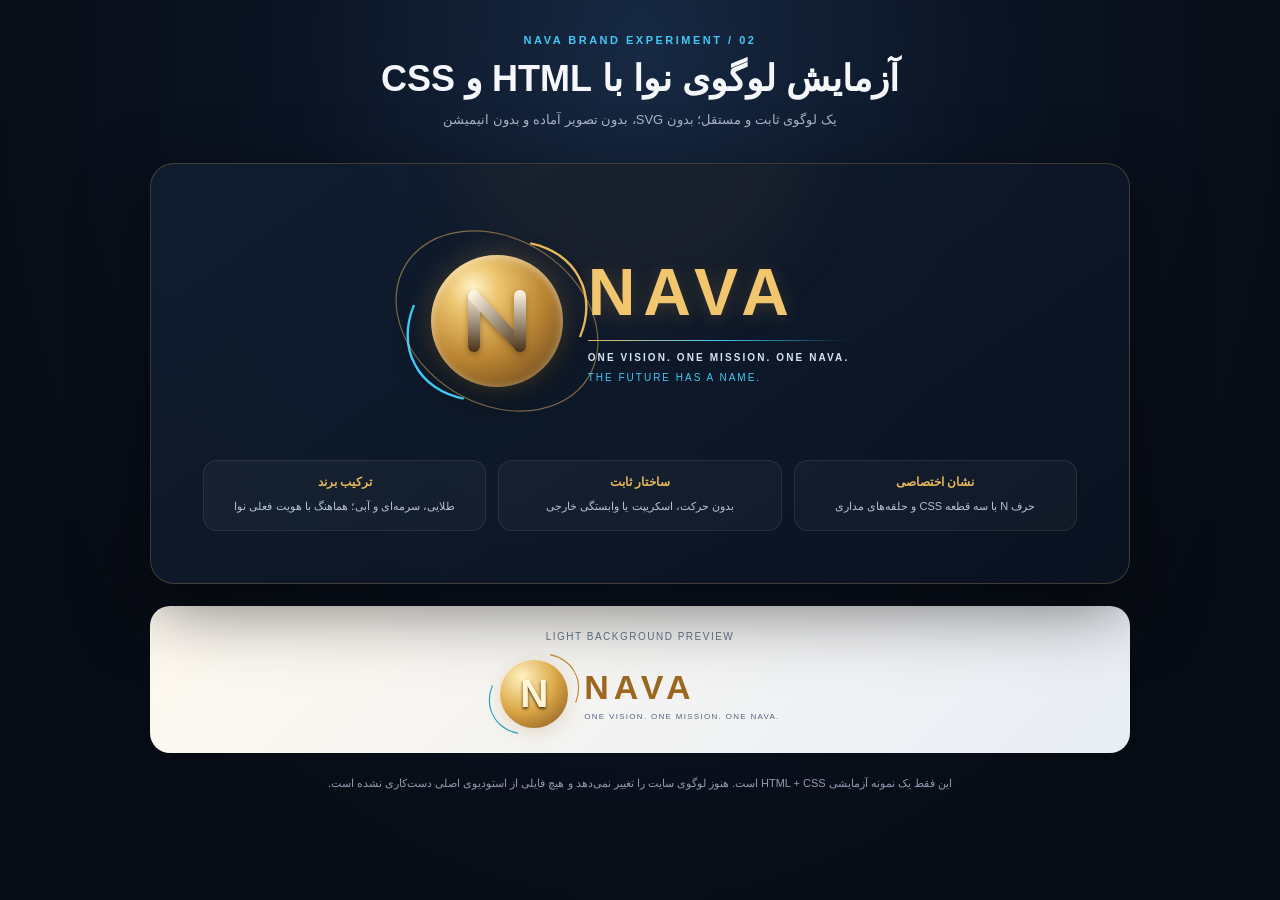
<file: logo-html-css-lab.html>
<!DOCTYPE html>
<html lang="fa" dir="rtl">
<head>
<meta charset="UTF-8">
<meta name="viewport" content="width=device-width, initial-scale=1.0">
<meta name="theme-color" content="#080d19">
<title>NAVA | HTML + CSS Logo Lab</title>
<style>
:root{color-scheme:dark;--gold:#e6b75b;--gold-light:#fff0bd;--blue:#42c8f5;--navy:#080d19;--muted:#aab5c7}
*{box-sizing:border-box}
body{margin:0;min-height:100vh;padding:34px 18px 50px;background:radial-gradient(ellipse at 50% 5%,#172943 0,#0b1424 38%,#070b13 78%);color:#f5f7fb;font-family:Tahoma,Arial,sans-serif}
.wrap{width:min(980px,100%);margin:auto}
.top{text-align:center;margin:0 auto 30px}
.kicker{color:var(--blue);font-size:11px;letter-spacing:2.5px;font-weight:bold;direction:ltr}
h1{font-size:clamp(24px,4vw,36px);margin:12px 0 8px}
.top p{color:var(--muted);font-size:13px;line-height:1.9;margin:0}
.panel{border:1px solid #d9ad5940;border-radius:24px;padding:clamp(24px,5vw,52px);background:linear-gradient(145deg,#111e31ed,#0b1322f5);box-shadow:0 24px 70px #0008;overflow:hidden;position:relative}
.panel:before{content:"";position:absolute;width:360px;height:360px;border-radius:50%;background:#dba94a0b;filter:blur(35px);top:-210px;left:calc(50% - 180px);pointer-events:none}
.logo-lockup{position:relative;display:flex;align-items:center;justify-content:center;gap:25px;direction:ltr;min-height:210px;flex-wrap:wrap}
.emblem{width:132px;height:132px;position:relative;flex:0 0 132px;border-radius:50%;background:radial-gradient(circle at 32% 25%,#fff4c9 0,#edc56f 19%,#bd8734 52%,#573715 100%);box-shadow:inset 0 2px 8px #fff8,0 0 28px #e6b75b45,0 12px 32px #0008}
.emblem:before{content:"";position:absolute;inset:-10px;border:2px solid transparent;border-left-color:var(--blue);border-right-color:#e6b75b;transform:rotate(-28deg) scaleX(1.24);border-radius:50%}
.emblem:after{content:"";position:absolute;inset:-17px;border:1px solid #e6b75b80;border-radius:50%;transform:rotate(32deg) scaleX(1.3)}
.monogram{position:absolute;inset:0;display:flex;align-items:center;justify-content:center}
.n-mark{width:66px;height:70px;position:relative;filter:drop-shadow(0 3px 3px #57371580)}
.n-mark i{position:absolute;display:block;background:linear-gradient(180deg,#fff9e6,#493016);border-radius:8px}
.n-mark .left{width:12px;height:62px;left:4px;top:4px}
.n-mark .right{width:12px;height:62px;right:4px;top:4px}
.n-mark .diag{width:12px;height:78px;left:27px;top:-4px;transform:rotate(-43deg);transform-origin:center}
.wording{min-width:240px;text-align:left;direction:ltr}
.wordmark{font-family:Arial,Tahoma,sans-serif;font-size:clamp(42px,8vw,66px);font-weight:900;letter-spacing:8px;line-height:1;color:#f1c66f;text-shadow:0 3px 18px #dca84b38}
.rule{height:1px;width:100%;max-width:320px;margin:15px 0 11px;background:linear-gradient(90deg,#e6b75b,#42c8f5,transparent)}
.sub{font-size:10px;font-weight:bold;letter-spacing:2.1px;color:#d7e4f4;white-space:nowrap}
.tag{font-size:10px;letter-spacing:2px;color:var(--blue);margin-top:9px;white-space:nowrap}
.details{display:grid;grid-template-columns:repeat(3,1fr);gap:12px;margin-top:34px;position:relative}
.detail{border:1px solid #ffffff16;background:#ffffff08;border-radius:14px;padding:14px;text-align:center}
.detail strong{display:block;color:var(--gold);font-size:12px;margin-bottom:7px}
.detail span{font-size:11px;color:#b6c2d2;line-height:1.8}
.light-preview{margin-top:22px;border-radius:20px;padding:25px;background:linear-gradient(135deg,#fffaf0,#e8edf5);color:#18243a}
.light-preview .preview-label{font-size:10px;letter-spacing:1.5px;color:#66758a;text-align:center;margin-bottom:18px;direction:ltr}
.light-lockup{display:flex;align-items:center;justify-content:center;gap:16px;direction:ltr;flex-wrap:wrap}
.light-emblem{width:68px;height:68px;border-radius:50%;position:relative;background:radial-gradient(circle at 32% 25%,#fff2c1,#dba746 50%,#80501c);box-shadow:0 5px 18px #a8793538}
.light-emblem:before{content:"";position:absolute;inset:-5px;border:1.5px solid transparent;border-left-color:#279dc5;border-right-color:#c28a31;border-radius:50%;transform:rotate(-28deg) scaleX(1.2)}
.light-n{position:absolute;inset:0;display:grid;place-items:center;font:bold 39px Arial,sans-serif;color:#fff4d3;text-shadow:0 2px 3px #553713}
.light-word{font:bold 34px Arial,sans-serif;letter-spacing:5px;color:#9c681f}
.light-sub{font-size:8px;letter-spacing:1.3px;color:#52647c;margin-top:5px;text-align:left;direction:ltr}
.note{margin:20px 4px 0;text-align:center;color:#8e9caf;font-size:11px;line-height:1.9}
@media(max-width:600px){body{padding:24px 12px 36px}.panel{padding:30px 16px}.logo-lockup{gap:20px}.emblem{width:112px;height:112px;flex-basis:112px}.wording{text-align:center;min-width:100%}.rule{margin:13px auto 10px}.sub,.tag{text-align:center}.details{grid-template-columns:1fr}.light-lockup{gap:12px}.light-word{font-size:27px;letter-spacing:3px}}
@media(prefers-reduced-motion:reduce){*{scroll-behavior:auto}}
</style>
</head>
<body>
<main class="wrap">
<header class="top">
<div class="kicker">NAVA BRAND EXPERIMENT / 02</div>
<h1>آزمایش لوگوی نوا با HTML و CSS</h1>
<p>یک لوگوی ثابت و مستقل؛ بدون SVG، بدون تصویر آماده و بدون انیمیشن</p>
</header>
<section class="panel" aria-label="پیش‌نمایش لوگوی نوا در تم تیره">
<div class="logo-lockup">
<div class="emblem" aria-hidden="true"><div class="monogram"><span class="n-mark"><i class="left"></i><i class="diag"></i><i class="right"></i></span></div></div>
<div class="wording">
<div class="wordmark">NAVA</div>
<div class="rule"></div>
<div class="sub">ONE VISION. ONE MISSION. ONE NAVA.</div>
<div class="tag">THE FUTURE HAS A NAME.</div>
</div>
</div>
<div class="details">
<div class="detail"><strong>نشان اختصاصی</strong><span>حرف N با سه قطعه CSS و حلقه‌های مداری</span></div>
<div class="detail"><strong>ساختار ثابت</strong><span>بدون حرکت، اسکریپت یا وابستگی خارجی</span></div>
<div class="detail"><strong>ترکیب برند</strong><span>طلایی، سرمه‌ای و آبی؛ هماهنگ با هویت فعلی نوا</span></div>
</div>
</section>
<section class="light-preview" aria-label="پیش‌نمایش لوگو روی زمینه روشن">
<div class="preview-label">LIGHT BACKGROUND PREVIEW</div>
<div class="light-lockup">
<div class="light-emblem" aria-hidden="true"><div class="light-n">N</div></div>
<div>
<div class="light-word">NAVA</div>
<div class="light-sub">ONE VISION. ONE MISSION. ONE NAVA.</div>
</div>
</div>
</section>
<p class="note">این فقط یک نمونه آزمایشی HTML + CSS است. هنوز لوگوی سایت را تغییر نمی‌دهد و هیچ فایلی از استودیوی اصلی دست‌کاری نشده است.</p>
</main>
</body>
</html>
</file>
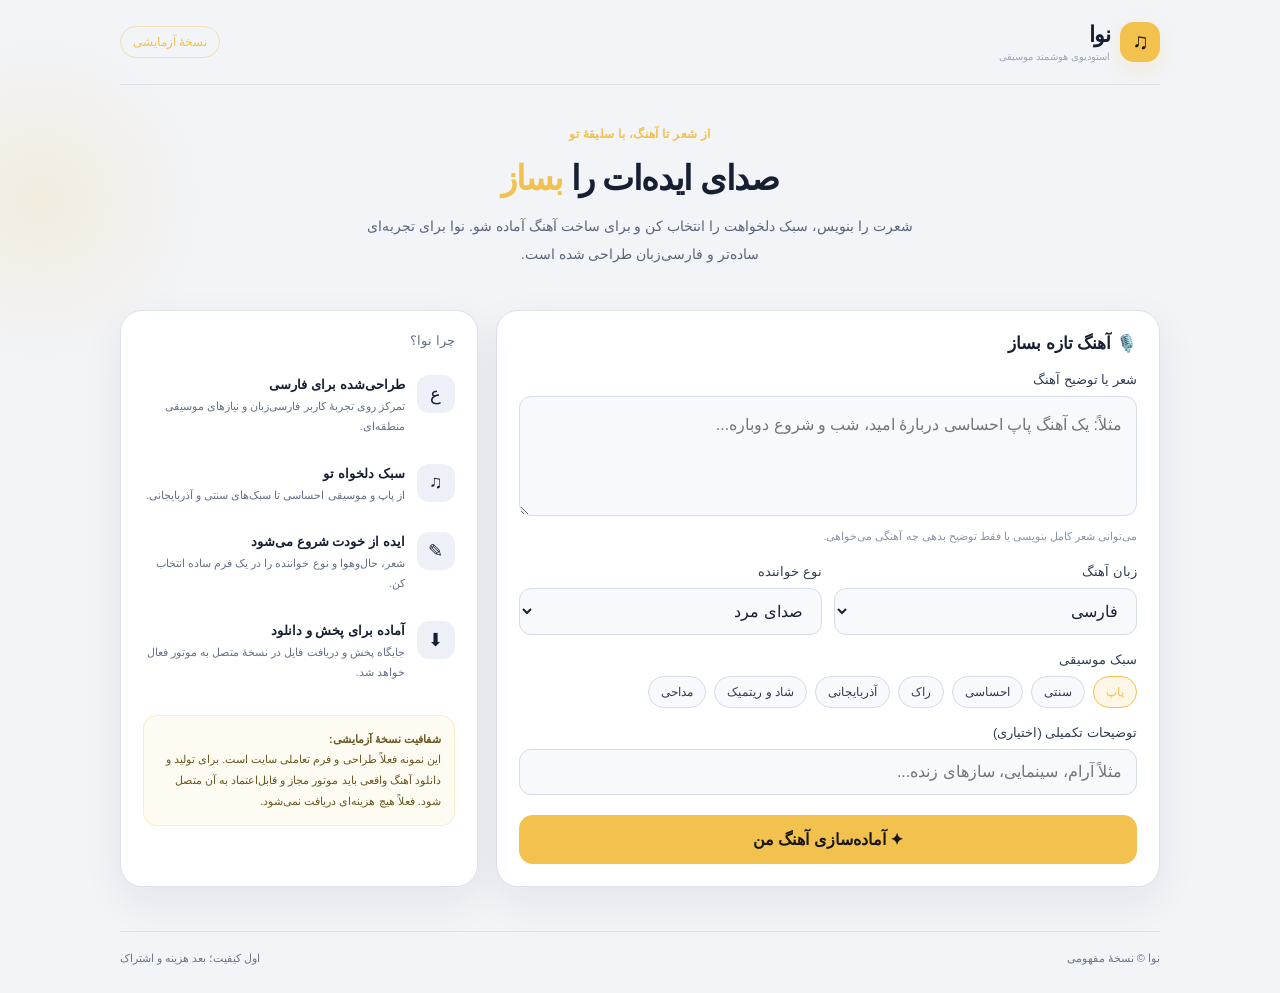
<file: nava_music_prototype.html>
<!doctype html>
<html lang="fa" dir="rtl">
<head>
<meta charset="utf-8">
<meta name="viewport" content="width=device-width, initial-scale=1">
<title>نوا | استودیوی هوشمند موسیقی</title>
<style>
:root {
  --site-primary: #f2c14e;
  --site-secondary: #18243a;
  --site-background: #0b1220;
  --site-on-primary: #171717;
  --site-on-secondary: #f7f8fb;
  --site-on-background: #f4f6fb;
  --site-font-body: Tahoma, Arial, sans-serif;
  --site-font-heading: Tahoma, Arial, sans-serif;
  --site-heading-scale: 1;
  --site-spacing-scale: 1;
  --site-radius-scale: 1;
  --site-decoration-opacity: 1;
  color-scheme: light dark;
}
* { box-sizing: border-box; }
body { margin: 0; font-family: var(--site-font-body); background: var(--site-background); color: var(--site-on-background); }
.app { min-height: 100vh; width: 100%; background: var(--site-background); overflow: hidden; position: relative; }
.app::before { content:""; position:absolute; width:340px; height:340px; border-radius:50%; background:radial-gradient(circle, rgba(242,193,78,.15), transparent 70%); top:30px; left:-130px; opacity:var(--site-decoration-opacity); pointer-events:none; }
.wrap { width:min(100% - 32px, 1040px); margin:0 auto; position:relative; }
header { display:flex; align-items:center; justify-content:space-between; gap:14px; padding:22px 0; border-bottom:1px solid rgba(255,255,255,.09); }
.brand { display:flex; align-items:center; gap:10px; font-weight:900; font-size:22px; letter-spacing:-.5px; }
.logo { width:40px; height:40px; display:grid; place-items:center; border-radius:14px; background:var(--site-primary); color:var(--site-on-primary); box-shadow:0 8px 24px rgba(242,193,78,.18); }
.brand small { display:block; color:#9da8bc; font-size:10px; font-weight:500; margin-top:3px; letter-spacing:0; }
.pill { font-size:12px; border:1px solid rgba(242,193,78,.4); color:var(--site-primary); border-radius:999px; padding:8px 12px; white-space:nowrap; }
.hero { padding:42px 0 24px; text-align:center; }
.eyebrow { color:var(--site-primary); font-size:12px; font-weight:700; letter-spacing:.3px; }
h1 { font-family:var(--site-font-heading); font-size:calc(34px * var(--site-heading-scale)); line-height:1.5; margin:12px 0 8px; letter-spacing:-1px; }
.gradient { color:var(--site-primary); }
.hero p { color:#aeb8c9; line-height:2; max-width:580px; margin:0 auto; font-size:14px; }
.workspace { display:grid; grid-template-columns:1.3fr .7fr; gap:18px; padding:18px 0 44px; }
.panel { background:linear-gradient(145deg, #141e30, #101827); border:1px solid rgba(255,255,255,.1); border-radius:calc(22px * var(--site-radius-scale)); padding:22px; box-shadow:0 20px 60px rgba(0,0,0,.15); }
.panel h2 { font-size:17px; margin:0 0 18px; }
.field-label { display:block; font-size:13px; color:#dbe1eb; margin:17px 0 9px; }
textarea, input, select { width:100%; background:#0b1220; color:#f4f6fb; border:1px solid #344158; border-radius:12px; padding:13px 14px; font:inherit; outline:none; }
textarea { min-height:120px; resize:vertical; line-height:1.9; }
textarea:focus, input:focus, select:focus { border-color:var(--site-primary); box-shadow:0 0 0 3px rgba(242,193,78,.1); }
.hint { font-size:11px; color:#8995aa; margin-top:7px; line-height:1.8; }
.two { display:grid; grid-template-columns:1fr 1fr; gap:12px; }
.chips { display:flex; flex-wrap:wrap; gap:8px; }
.chip { border:1px solid #354158; color:#d4dbea; background:#101827; border-radius:999px; padding:8px 12px; font-size:12px; cursor:pointer; }
.chip.active { background:rgba(242,193,78,.13); color:var(--site-primary); border-color:var(--site-primary); }
.primary-btn { display:flex; justify-content:center; align-items:center; gap:10px; width:100%; margin-top:20px; border:0; border-radius:14px; padding:15px 18px; background:var(--site-primary); color:var(--site-on-primary); font:inherit; font-weight:900; cursor:pointer; transition:transform .15s, filter .15s; }
.primary-btn:hover { filter:brightness(1.04); transform:translateY(-1px); }
.side-title { font-size:13px; color:#aeb8c9; margin-bottom:14px; }
.feature { display:flex; gap:12px; padding:13px 0; border-bottom:1px solid rgba(255,255,255,.07); }
.feature:last-of-type { border-bottom:0; }
.feature-icon { flex:0 0 38px; height:38px; display:grid; place-items:center; border-radius:12px; background:#263147; font-size:18px; }
.feature strong { font-size:13px; display:block; margin:2px 0 5px; }
.feature p { color:#9da8bc; font-size:11px; line-height:1.8; margin:0; }
.notice { margin-top:18px; border:1px solid rgba(242,193,78,.25); background:rgba(242,193,78,.07); border-radius:14px; padding:13px; font-size:11px; color:#d8d4c6; line-height:1.9; }
.status { display:none; margin-top:14px; padding:13px; border-radius:12px; background:#202e44; border:1px solid #394b67; color:#e8edf6; font-size:12px; line-height:1.9; }
.status.show { display:block; }
footer { border-top:1px solid rgba(255,255,255,.08); padding:20px 0 28px; color:#7f8ba1; font-size:11px; display:flex; justify-content:space-between; gap:12px; flex-wrap:wrap; }
@media(max-width:720px) { .workspace { grid-template-columns:1fr; } .hero { padding-top:32px; } h1 { font-size:calc(29px * var(--site-heading-scale)); } .panel { padding:18px; } .wrap { width:min(100% - 22px, 1040px); } header { padding:16px 0; } }
@media(prefers-color-scheme:light) { body { background:#f2f4f8; color:#172033; } .app { background:#f2f4f8; color:#172033; } header { border-color:#dce1ea; } .hero p { color:#59667b; } .panel { background:#fff; border-color:#dce1ea; box-shadow:0 14px 40px rgba(22,33,55,.07); } .field-label { color:#303c50; } textarea, input, select { background:#f8f9fc; color:#172033; border-color:#d5dce7; } .chip { background:#f8f9fc; color:#303c50; border-color:#d5dce7; } .feature-icon { background:#edf0f6; } .feature p, .side-title { color:#657188; } .notice { color:#6a5720; } .status { background:#edf2fa; color:#172033; border-color:#cbd7e9; } footer { border-color:#dce1ea; color:#69758a; } }
</style>
</head>
<body>
<div class="app" id="app">
  <div class="wrap">
    <header>
      <div class="brand"><div class="logo">♫</div><div>نوا<small>استودیوی هوشمند موسیقی</small></div></div>
      <div class="pill">نسخهٔ آزمایشی</div>
    </header>
    <section class="hero">
      <div class="eyebrow">از شعر تا آهنگ، با سلیقهٔ تو</div>
      <h1>صدای ایده‌ات را <span class="gradient">بساز</span></h1>
      <p>شعرت را بنویس، سبک دلخواهت را انتخاب کن و برای ساخت آهنگ آماده شو. نوا برای تجربه‌ای ساده‌تر و فارسی‌زبان طراحی شده است.</p>
    </section>
    <main class="workspace">
      <section class="panel">
        <h2>🎙️ آهنگ تازه بساز</h2>
        <label class="field-label" for="lyrics">شعر یا توضیح آهنگ</label>
        <textarea id="lyrics" placeholder="مثلاً: یک آهنگ پاپ احساسی دربارهٔ امید، شب و شروع دوباره..."></textarea>
        <div class="hint">می‌توانی شعر کامل بنویسی یا فقط توضیح بدهی چه آهنگی می‌خواهی.</div>
        <div class="two">
          <div><label class="field-label" for="language">زبان آهنگ</label><select id="language"><option value="fa">فارسی</option><option value="az">ترکی آذربایجانی</option><option value="tr">ترکی استانبولی</option><option value="mix">فارسی و ترکی</option><option value="other">بدون محدودیت زبانی</option></select></div>
          <div><label class="field-label" for="voice">نوع خواننده</label><select id="voice"><option>صدای مرد</option><option>صدای زن</option><option>دوصدایی</option><option>بی‌کلام</option></select></div>
        </div>
        <label class="field-label">سبک موسیقی</label>
        <div class="chips" id="styles"><button class="chip active" type="button">پاپ</button><button class="chip" type="button">سنتی</button><button class="chip" type="button">احساسی</button><button class="chip" type="button">راک</button><button class="chip" type="button">آذربایجانی</button><button class="chip" type="button">شاد و ریتمیک</button><button class="chip" type="button">مداحی</button></div>
        <label class="field-label" for="mood">توضیحات تکمیلی (اختیاری)</label>
        <input id="mood" placeholder="مثلاً آرام، سینمایی، سازهای زنده...">
        <button class="primary-btn" id="generate">✦ آماده‌سازی آهنگ من</button>
        <div class="status" id="status" role="status" aria-live="polite"></div>
      </section>
      <aside class="panel">
        <div class="side-title">چرا نوا؟</div>
        <div class="feature"><div class="feature-icon">ع</div><div><strong>طراحی‌شده برای فارسی</strong><p>تمرکز روی تجربهٔ کاربر فارسی‌زبان و نیازهای موسیقی منطقه‌ای.</p></div></div>
        <div class="feature"><div class="feature-icon">♫</div><div><strong>سبک دلخواه تو</strong><p>از پاپ و موسیقی احساسی تا سبک‌های سنتی و آذربایجانی.</p></div></div>
        <div class="feature"><div class="feature-icon">✎</div><div><strong>ایده از خودت شروع می‌شود</strong><p>شعر، حال‌وهوا و نوع خواننده را در یک فرم ساده انتخاب کن.</p></div></div>
        <div class="feature"><div class="feature-icon">⬇</div><div><strong>آماده برای پخش و دانلود</strong><p>جایگاه پخش و دریافت فایل در نسخهٔ متصل به موتور فعال خواهد شد.</p></div></div>
        <div class="notice"><strong>شفافیت نسخهٔ آزمایشی:</strong><br>این نمونه فعلاً طراحی و فرم تعاملی سایت است. برای تولید و دانلود آهنگ واقعی باید موتور مجاز و قابل‌اعتماد به آن متصل شود. فعلاً هیچ هزینه‌ای دریافت نمی‌شود.</div>
      </aside>
    </main>
    <footer><span>نوا © نسخهٔ مفهومی</span><span>اول کیفیت؛ بعد هزینه و اشتراک</span></footer>
  </div>
</div>
<script>
const styleButtons = [...document.querySelectorAll('#styles .chip')];
styleButtons.forEach(button => button.addEventListener('click', () => button.classList.toggle('active')));
const statusBox = document.getElementById('status');
document.getElementById('generate').addEventListener('click', () => {
  const lyrics = document.getElementById('lyrics').value.trim();
  const language = document.getElementById('language').selectedOptions[0].text;
  const voice = document.getElementById('voice').value;
  const mood = document.getElementById('mood').value.trim();
  const styles = styleButtons.filter(b => b.classList.contains('active')).map(b => b.textContent).join('، ') || 'انتخاب نشده';
  if (!lyrics) {
    statusBox.textContent = 'اول شعر یا توضیح آهنگت را بنویس تا اطلاعات لازم آماده شود.';
    statusBox.classList.add('show');
    document.getElementById('lyrics').focus();
    return;
  }
  statusBox.innerHTML = '<strong>درخواستت آماده است؛ هنوز تولید واقعی وصل نشده.</strong><br>زبان: ' + language + '<br>خواننده: ' + voice + '<br>سبک: ' + styles + '<br>توضیحات: ' + (mood || 'ندارد') + '<br><br>مرحلهٔ بعد، اتصال یک موتور تولید آهنگ با هزینه و مجوز روشن است. این نمونه هیچ آهنگی تولید یا آپلود نمی‌کند.';
  statusBox.classList.add('show');
});
</script>
</body>
</html>
</file>
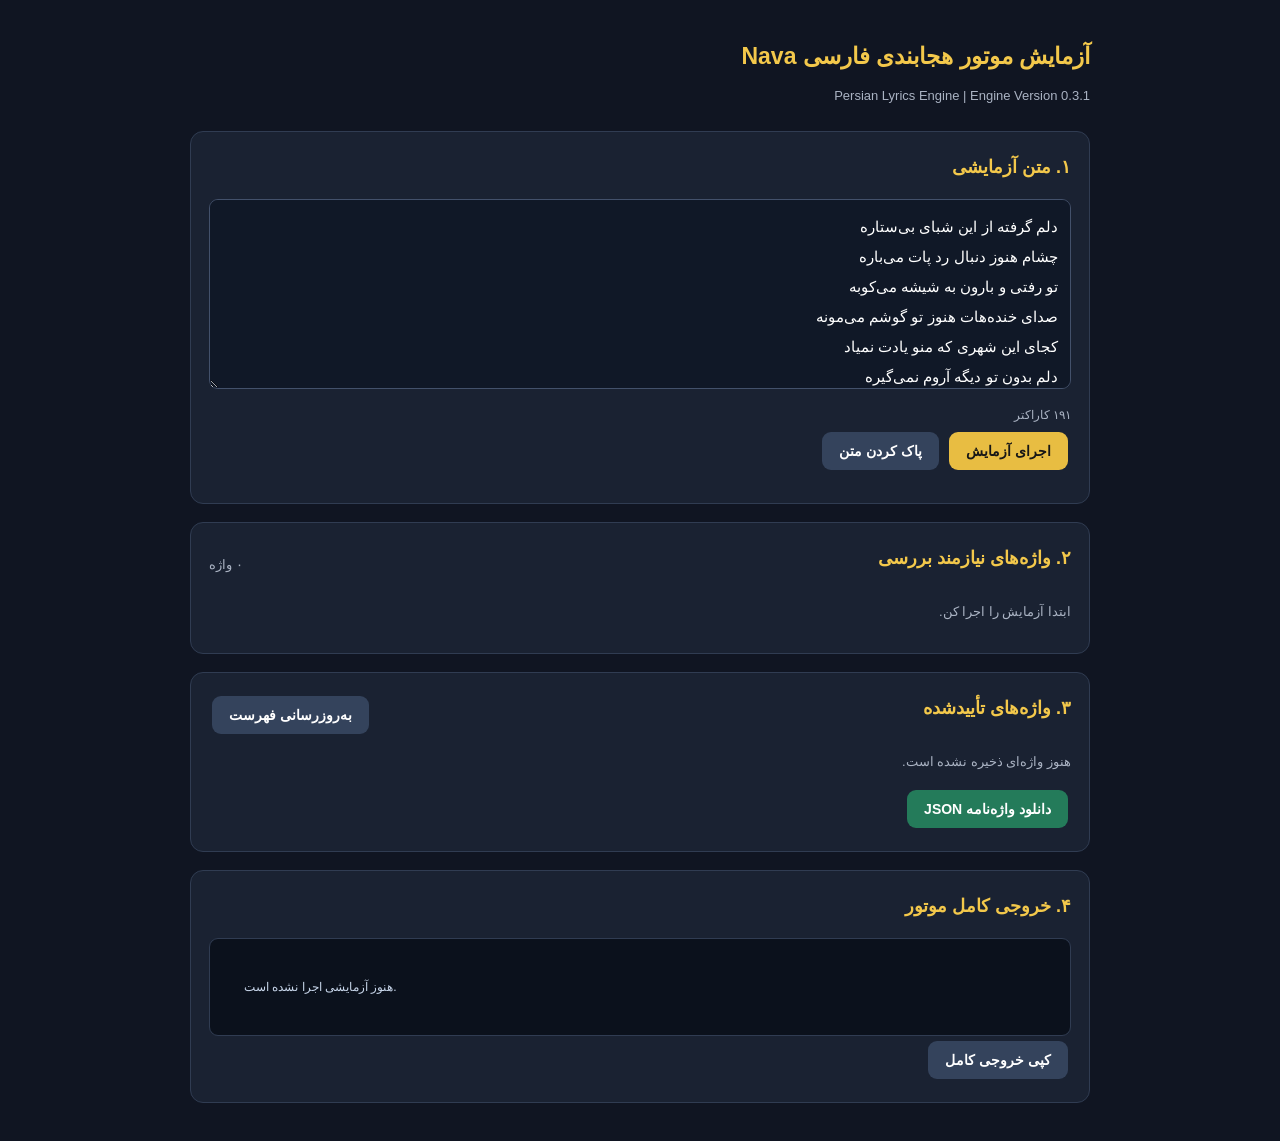
<file: test-persian-lyrics.html>
<!DOCTYPE html>
<html lang="fa" dir="rtl">
<head>
  <meta charset="UTF-8">
  <meta name="viewport" content="width=device-width, initial-scale=1.0">
  <title>Nava | آزمایش موتور هجابندی فارسی</title>

  <style>
    * {
      box-sizing: border-box;
    }

    body {
      margin: 0;
      padding: 20px;
      background: #101522;
      color: #edf1f8;
      font-family: Tahoma, Arial, sans-serif;
      line-height: 1.9;
    }

    .container {
      max-width: 900px;
      margin: auto;
    }

    h1 {
      color: #f3c84b;
      font-size: 23px;
      margin-bottom: 5px;
    }

    h2 {
      color: #f3c84b;
      font-size: 18px;
      margin-top: 0;
    }

    .subtitle {
      color: #aab3c3;
      font-size: 13px;
      margin-bottom: 22px;
    }

    .panel {
      background: #1a2232;
      border: 1px solid #303c52;
      border-radius: 13px;
      padding: 18px;
      margin-bottom: 18px;
    }

    textarea,
    input {
      width: 100%;
      background: #101827;
      color: #fff;
      border: 1px solid #43516b;
      border-radius: 9px;
      padding: 12px;
      font-family: Tahoma, Arial, sans-serif;
      font-size: 15px;
      outline: none;
    }

    textarea:focus,
    input:focus {
      border-color: #e9bd42;
    }

    textarea {
      min-height: 190px;
      resize: vertical;
      line-height: 2;
    }

    button {
      border: none;
      border-radius: 9px;
      padding: 11px 17px;
      margin: 5px 3px;
      font-family: Tahoma, Arial, sans-serif;
      font-size: 14px;
      font-weight: bold;
      cursor: pointer;
    }

    .primary {
      background: #e8bd42;
      color: #171717;
    }

    .secondary {
      background: #34435c;
      color: #fff;
    }

    .success {
      background: #247b5a;
      color: #fff;
    }

    .danger {
      background: #873f48;
      color: #fff;
    }

    .word-card {
      background: #111a29;
      border: 1px solid #394861;
      border-radius: 10px;
      padding: 14px;
      margin: 12px 0;
    }

    .word {
      color: #f3c84b;
      font-size: 19px;
      font-weight: bold;
      margin-bottom: 5px;
    }

    .hint {
      color: #aab3c3;
      font-size: 12px;
      margin-bottom: 8px;
    }

    .status {
      color: #aab3c3;
      font-size: 13px;
      margin: 10px 0;
    }

    .approved-word {
      display: inline-block;
      background: #263d39;
      color: #a5edc9;
      border-radius: 7px;
      padding: 5px 10px;
      margin: 4px;
      font-size: 13px;
    }

    .result {
      white-space: pre-wrap;
      overflow-wrap: anywhere;
      direction: ltr;
      text-align: left;
      background: #0b111c;
      color: #c7d5e9;
      border: 1px solid #303c52;
      border-radius: 9px;
      padding: 14px;
      font-size: 12px;
      max-height: 600px;
      overflow: auto;
    }

    .empty {
      color: #8fd8ad;
      padding: 12px;
    }

    .error {
      color: #ff9292;
      padding: 10px;
    }

    .counter {
      color: #aab3c3;
      font-size: 12px;
      margin-top: 5px;
    }

    .section-title {
      display: flex;
      align-items: center;
      justify-content: space-between;
      flex-wrap: wrap;
      gap: 8px;
    }

    @media (max-width: 600px) {
      body {
        padding: 12px;
      }

      .panel {
        padding: 13px;
      }

      h1 {
        font-size: 20px;
      }

      button {
        width: 100%;
        margin: 5px 0;
      }
    }
  </style>
</head>

<body>

<div class="container">

  <h1>آزمایش موتور هجابندی فارسی Nava</h1>

  <div class="subtitle">
    Persian Lyrics Engine | Engine Version 0.3.1
  </div>

  <div class="panel">
    <h2>۱. متن آزمایشی</h2>

    <textarea id="lyricsInput" placeholder="شعر یا متن فارسی را اینجا وارد کن...">دلم گرفته از این شبای بی‌ستاره
چشام هنوز دنبال رد پات می‌باره
تو رفتی و بارون به شیشه می‌کوبه
صدای خنده‌هات هنوز تو گوشم می‌مونه
کجای این شهری که منو یادت نمیاد
دلم بدون تو دیگه آروم نمی‌گیره</textarea>

    <div class="counter" id="charCount">۰ کاراکتر</div>

    <button class="primary" id="runButton">
      اجرای آزمایش
    </button>

    <button class="secondary" id="clearButton">
      پاک کردن متن
    </button>

    <div id="runStatus" class="status"></div>
  </div>

  <div class="panel">
    <div class="section-title">
      <h2>۲. واژه‌های نیازمند بررسی</h2>
      <span id="unknownCount" class="status">۰ واژه</span>
    </div>

    <div id="unknownWords">
      <div class="status">
        ابتدا آزمایش را اجرا کن.
      </div>
    </div>
  </div>

  <div class="panel">
    <div class="section-title">
      <h2>۳. واژه‌های تأییدشده</h2>

      <button class="secondary" id="refreshWordsButton">
        به‌روزرسانی فهرست
      </button>
    </div>

    <div id="approvedWords">
      در حال دریافت واژه‌ها...
    </div>

    <button class="success" id="downloadButton">
      دانلود واژه‌نامه JSON
    </button>
  </div>

  <div class="panel">
    <h2>۴. خروجی کامل موتور</h2>

    <div id="jsonOutput" class="result">
      هنوز آزمایشی اجرا نشده است.
    </div>

    <button class="secondary" id="copyOutputButton">
      کپی خروجی کامل
    </button>
  </div>

</div>

<script src="./persian-lyrics.js?v=033-text-input"></script>

<script>
  let lastOutput = null;

  const $ = (id) => document.getElementById(id);

  function escapeHTML(value) {
    return String(value).replace(/[&<>"']/g, function(char) {
      return {
        "&": "&amp;",
        "<": "&lt;",
        ">": "&gt;",
        '"': "&quot;",
        "'": "&#039;"
      }[char];
    });
  }

  function getWordValue(item) {
    if (typeof item === "string") return item;

    if (item && typeof item === "object") {
      return item.word || item.text || item.token || "";
    }

    return "";
  }

  function toPersianNumber(number) {
    return Number(number).toLocaleString("fa-IR");
  }

  function showApprovedWords() {
    const container = $("approvedWords");

    try {
      const words = getReviewedWords();

      if (!words || Object.keys(words).length === 0) {
        container.innerHTML =
          '<div class="status">هنوز واژه‌ای ذخیره نشده است.</div>';
        return;
      }

      let html = "";

      if (Array.isArray(words)) {
        words.forEach(item => {
          if (typeof item === "string") {
            html += `<span class="approved-word">${escapeHTML(item)}</span>`;
          } else {
            const word = getWordValue(item);
            const syllables = item.syllables || "";

            html += `
              <span class="approved-word">
                ${escapeHTML(word)}
                ${syllables ? " : " + escapeHTML(
                  Array.isArray(syllables)
                    ? syllables.join(" / ")
                    : syllables
                ) : ""}
              </span>`;
          }
        });
      } else {
        Object.entries(words).forEach(([word, syllables]) => {
          html += `
            <span class="approved-word">
              ${escapeHTML(word)}
              : ${escapeHTML(
                Array.isArray(syllables)
                  ? syllables.join(" / ")
                  : syllables
              )}
            </span>`;
        });
      }

      container.innerHTML = html || "واژه‌ای ثبت نشده است.";

    } catch (error) {
      container.innerHTML =
        '<div class="error">خطا در دریافت واژه‌نامه: ' +
        escapeHTML(error.message) + '</div>';
    }
  }

  function showUnknownWords(words) {
    const container = $("unknownWords");

    if (!Array.isArray(words) || words.length === 0) {
      $("unknownCount").textContent = "۰ واژه";

      container.innerHTML = `
        <div class="empty">
          هیچ واژه ناشناخته‌ای وجود ندارد.
        </div>`;
      return;
    }

    $("unknownCount").textContent =
      toPersianNumber(words.length) + " واژه";

    let html = "";

    words.forEach((item, index) => {
      const word = getWordValue(item);

      if (!word) return;

      html += `
        <div class="word-card">
          <div class="word">${escapeHTML(word)}</div>

          <div class="hint">
            هجابندی پیشنهادی خودت را وارد کن و سپس تأیید کن.
            <br>
            مثال: پَن جَ رِه
          </div>

          <input
            type="text"
            id="syllables-${index}"
            placeholder="مثلاً: پَن جَ رِه"
            value=""
          >

          <button
            class="success"
            onclick="approveWord(${index})">
            تأیید و ذخیره واژه
          </button>

          <div id="message-${index}" class="status"></div>
        </div>
      `;
    });

    container.innerHTML = html;
  }

  function runTest() {
    const input = $("lyricsInput").value.trim();

    if (!input) {
      $("runStatus").innerHTML =
        '<span class="error">ابتدا یک متن فارسی وارد کن.</span>';
      return;
    }

    if (typeof preparePersianLyrics !== "function") {
      $("runStatus").innerHTML =
        '<span class="error">فایل persian-lyrics.js بارگذاری نشده یا تابع موتور پیدا نشد.</span>';
      return;
    }

    try {
      $("runStatus").textContent = "در حال اجرای آزمایش...";

      const output = preparePersianLyrics(input);

      lastOutput = output;

      const unknownWords =
        output &&
        output.review_summary &&
        Array.isArray(output.review_summary.unknown_words)
          ? output.review_summary.unknown_words
          : [];

      showUnknownWords(unknownWords);

      $("jsonOutput").textContent =
        JSON.stringify(output, null, 2);

      $("runStatus").innerHTML =
        '<span class="empty">آزمایش با موفقیت اجرا شد.</span>';

      showApprovedWords();

    } catch (error) {
      $("runStatus").innerHTML =
        '<span class="error">خطا در اجرای موتور: ' +
        escapeHTML(error.message) + '</span>';

      $("jsonOutput").textContent =
        error.stack || error.message;
    }
  }

  function approveWord(index) {
    const input = $("syllables-" + index);
    const message = $("message-" + index);

    if (!input || !input.value.trim()) {
      message.innerHTML =
        '<span class="error">هجابندی را وارد کن.</span>';
      return;
    }

    const unknownWords =
      lastOutput &&
      lastOutput.review_summary &&
      lastOutput.review_summary.unknown_words
        ? lastOutput.review_summary.unknown_words
        : [];

    const word = getWordValue(unknownWords[index]);
    const syllables = input.value.trim();

    if (!word) {
      message.innerHTML =
        '<span class="error">واژه پیدا نشد. دوباره آزمایش را اجرا کن.</span>';
      return;
    }

    try {
      const result = addReviewedWord(word, syllables);

      if (result === false) {
        message.innerHTML =
          '<span class="error">ذخیره واژه انجام نشد. هجابندی را بررسی کن.</span>';
        return;
      }

      message.innerHTML =
        '<span class="empty">واژه با موفقیت ذخیره شد.</span>';

      showApprovedWords();

    } catch (error) {
      message.innerHTML =
        '<span class="error">خطا در ذخیره: ' +
        escapeHTML(error.message) + '</span>';
    }
  }

  function downloadDictionary() {
    try {
      const dictionary = exportReviewedDictionary();

      const content =
        typeof dictionary === "string"
          ? dictionary
          : JSON.stringify(dictionary, null, 2);

      const blob = new Blob(
        [content],
        { type: "application/json;charset=utf-8" }
      );

      const url = URL.createObjectURL(blob);
      const link = document.createElement("a");

      link.href = url;
      link.download = "nava-persian-reviewed-words.json";

      document.body.appendChild(link);
      link.click();
      link.remove();

      URL.revokeObjectURL(url);

    } catch (error) {
      alert("خطا در دانلود واژه‌نامه: " + error.message);
    }
  }

  function copyOutput() {
    if (!lastOutput) {
      alert("ابتدا آزمایش را اجرا کن.");
      return;
    }

    const content = JSON.stringify(lastOutput, null, 2);

    if (navigator.clipboard && navigator.clipboard.writeText) {
      navigator.clipboard.writeText(content)
        .then(() => alert("خروجی کپی شد."))
        .catch(() => fallbackCopy(content));
    } else {
      fallbackCopy(content);
    }
  }

  function fallbackCopy(content) {
    const area = document.createElement("textarea");
    area.value = content;

    document.body.appendChild(area);
    area.select();

    try {
      document.execCommand("copy");
      alert("خروجی کپی شد.");
    } catch (error) {
      alert("کپی خودکار ممکن نشد.");
    }

    area.remove();
  }

  $("runButton").addEventListener("click", runTest);

  $("clearButton").addEventListener("click", function() {
    $("lyricsInput").value = "";
    updateCharCount();
  });

  $("downloadButton").addEventListener("click", downloadDictionary);

  $("refreshWordsButton").addEventListener(
    "click",
    showApprovedWords
  );

  $("copyOutputButton").addEventListener("click", copyOutput);

  function updateCharCount() {
    $("charCount").textContent =
      toPersianNumber($("lyricsInput").value.length) +
      " کاراکتر";
  }

  $("lyricsInput").addEventListener(
    "input",
    updateCharCount
  );

  updateCharCount();
  showApprovedWords();
</script>

</body>
</html>
</file>
<file: preview-site/style.css>
:root {
  --bg:#080d19;--panel:#111a2b;--panel2:#172338;
  --text:#f4f1e9;--muted:#9ba7b8;--gold:#e5b85e;
  --gold2:#ffe6a3;--blue:#25caff;--blue2:#2878ff;
  --border:rgba(229,184,94,.2);--shadow:0 15px 50px rgba(0,0,0,.25);
  --slogan-gold:#ffe6a3;--slogan-blue:#25caff;
  --card-gradient:linear-gradient(135deg,rgba(229,184,94,.65),rgba(37,202,255,.55),rgba(40,120,255,.65));
  --card-surface:linear-gradient(145deg,#142137,#0c1424 70%,#142338);
}
body.light {
  --bg:#f7f2e9;--panel:#fffdf8;--panel2:#f5e9d8;
  --text:#17243b;--muted:#687487;--gold:#bd791d;
  --gold2:#d99424;--blue:#1679d5;--blue2:#3159c9;
  --border:rgba(193,127,37,.28);--shadow:0 16px 42px rgba(42,49,68,.10);
  --slogan-gold:#c17a1c;--slogan-blue:#1769bd;
  --card-gradient:linear-gradient(125deg,#e8a82e,#f16b45 42%,#328ee2 78%,#e8b64e);
  --card-surface:linear-gradient(145deg,#fffefa,#fff8ed 58%,#edf5fc);
}
*{box-sizing:border-box;margin:0;padding:0}
html{scroll-behavior:smooth}
body{background:var(--bg);color:var(--text);font-family:Tahoma,Arial,sans-serif;min-height:100vh;transition:background .3s,color .3s}
button,textarea,input,select{font-family:inherit}
button{cursor:pointer}
.container{width:min(1120px,92%);margin:auto}

/* HEADER */
header{position:sticky;top:0;z-index:100;background:color-mix(in srgb,var(--bg) 90%,transparent);backdrop-filter:blur(15px);border-bottom:1px solid var(--border)}
.header-inner{min-height:86px;display:flex;align-items:center;justify-content:center;position:relative}
.brand{display:flex;align-items:center;justify-content:center;text-align:center;direction:ltr;width:100%}
.header-inner>.logo-orb{position:absolute;right:0;top:50%;transform:translateY(-50%);z-index:2}
.logo-orb{width:43px;height:43px;flex-shrink:0;border-radius:50%;background:radial-gradient(circle at 35% 30%,#fff4c8,#e6b75b 40%,#80501c 78%,#25190d);box-shadow:0 0 20px #e3b45b66;position:relative;animation:logoGlow 3s ease-in-out infinite}
.logo-orb:after{content:"";position:absolute;inset:-5px;border:1px solid #e5b85e88;border-radius:50%;transform:rotate(-25deg) scaleX(1.35)}
.logo-orb:before{content:"";position:absolute;inset:-8px;border:1.5px solid transparent;border-left-color:var(--blue);border-right-color:var(--blue2);border-radius:50%;transform:scaleX(1.4);filter:drop-shadow(0 0 4px var(--blue));animation:blueRing 8s linear infinite}
.brand-name{font-size:25px;font-weight:900;letter-spacing:3px;color:var(--gold);direction:ltr}
.brand-sub{font-size:8px;font-weight:bold;letter-spacing:.8px;margin-top:5px;direction:ltr;white-space:nowrap;background:linear-gradient(90deg,var(--slogan-gold),var(--slogan-blue),var(--slogan-gold));-webkit-background-clip:text;background-clip:text;color:transparent}
.brand-tagline{font-size:9px;font-weight:bold;letter-spacing:1px;margin-top:5px;direction:ltr;white-space:nowrap;color:var(--slogan-blue)}
.header-actions{display:flex;align-items:center;gap:10px;position:absolute;left:0;z-index:3}
.theme-btn,.menu-btn{border:1px solid var(--border);color:var(--text);background:var(--panel);border-radius:12px;padding:10px 13px;transition:.25s}
.theme-btn:hover{border-color:var(--blue);box-shadow:0 0 15px #25caff33}

/* NAVIGATION */
nav{display:flex;gap:8px;padding:0 0 13px;overflow-x:auto}
.nav-btn{background:transparent;color:var(--muted);border:1px solid transparent;border-radius:10px;padding:10px 17px;white-space:nowrap;font-size:13px;transition:.25s}
.nav-btn:hover,.nav-btn.active{color:var(--gold);background:linear-gradient(110deg,rgba(229,184,94,.12),rgba(37,202,255,.08));border-color:var(--border);box-shadow:0 0 14px rgba(37,202,255,.07)}

/* PAGES */
.page{display:none;animation:pageIn .4s ease}
.page.active{display:block}
@keyframes pageIn{from{opacity:0;transform:translateY(10px)}to{opacity:1;transform:translateY(0)}}

/* HERO */
.hero{min-height:470px;display:grid;grid-template-columns:1.1fr .9fr;align-items:center;gap:35px;padding:55px 0 35px}
.eyebrow{display:inline-block;color:var(--gold);background:linear-gradient(110deg,rgba(229,184,94,.12),rgba(37,202,255,.08));border:1px solid var(--border);padding:8px 13px;border-radius:30px;font-size:12px;margin-bottom:20px}
.hero h1{font-size:clamp(30px,5vw,52px);line-height:1.55;margin-bottom:15px}
.hero h1 span{background:linear-gradient(90deg,var(--gold2),var(--blue),var(--gold));-webkit-background-clip:text;background-clip:text;color:transparent}
.hero p{color:var(--muted);line-height:2.2;font-size:14px;max-width:540px}
.hero-buttons{display:flex;flex-wrap:wrap;gap:12px;margin-top:25px}
.btn-primary,.btn-secondary{padding:13px 20px;border-radius:12px;border:1px solid var(--border);font-weight:bold;transition:.25s}
.btn-primary{background:linear-gradient(110deg,#f2ce80,#bd8735 55%,#2878ff);color:#17120a;border:none}
.btn-primary:hover{transform:translateY(-3px);box-shadow:0 8px 25px #d9a84d55,0 0 18px #25caff33}
.btn-primary:disabled{opacity:.65;cursor:wait;transform:none}
.btn-secondary{color:var(--gold);background:linear-gradient(var(--panel),var(--panel)),var(--card-gradient);border:1px solid transparent;background-origin:border-box;background-clip:padding-box,border-box}
.btn-secondary:hover{color:var(--blue);box-shadow:0 0 18px #25caff22;transform:translateY(-2px)}

/* GOLDEN ORB */
.orb-stage{min-height:260px;display:grid;place-items:center;position:relative;overflow:hidden}
.orb-large{width:105px;height:105px;border-radius:50%;position:relative;display:grid;place-items:center;background:radial-gradient(circle at 34% 27%,#fff9dc 0%,#ffe4a0 8%,#e8b653 24%,#a66c26 48%,#35200e 75%,#090c15 100%);box-shadow:inset -8px -10px 18px #130d08,inset 5px 5px 12px #fff1b2aa,0 0 25px #e6b85c88,0 0 55px #e6b85c33}
.orb-large:before,.orb-large:after{content:"";position:absolute;border-radius:50%;border:1px solid transparent;border-top-color:#ffe4a0;border-bottom-color:#c18b3e;pointer-events:none;filter:drop-shadow(0 0 5px #e6b85c)}
.orb-large:before{inset:-17px;transform:scaleX(1.4) rotate(35deg);animation:ringRotate 18s linear infinite}
.orb-large:after{inset:-11px;border-top-color:#fff0bd;border-bottom-color:#9c692d;transform:scaleX(1.4) rotate(-35deg);animation:ringRotateReverse 24s linear infinite}
.orb-blue-ring{position:absolute;inset:-25px;border-radius:50%;border:2px solid transparent;border-left-color:#25caff;border-right-color:#2878ff;transform:scaleX(1.55);filter:drop-shadow(0 0 5px #168dff) drop-shadow(0 0 12px #168dff);animation:blueRing 9s linear infinite;pointer-events:none;z-index:2}
.orb-blue-ring:after{content:"";position:absolute;inset:8px;border-radius:50%;border:1px solid transparent;border-top-color:#62e7ff;border-bottom-color:#2878ff;opacity:.75}
.orb-dot{width:19px;height:19px;border-radius:50%;background:radial-gradient(circle at 35% 30%,#fff,#ffe6a3 45%,#c58a34);box-shadow:0 0 12px #fff,0 0 25px #e7b85e;animation:dotPulse 3s ease-in-out infinite;z-index:1}
.orb-particle{position:absolute;width:3px;height:3px;border-radius:50%;background:#ffe6a3;box-shadow:0 0 7px 2px #e8b95c;animation:particleFloat 3s ease-in-out infinite}
.p1{top:8%;right:25%}.p2{bottom:15%;left:15%;animation-delay:.7s}.p3{top:45%;right:2%;animation-delay:1.2s}.p4{bottom:5%;right:50%;animation-delay:1.8s}
.orb-caption{position:absolute;bottom:15px;color:var(--gold);font-size:11px;letter-spacing:5px;direction:ltr;opacity:.8}
@keyframes ringRotate{from{transform:scaleX(1.4) rotate(35deg)}to{transform:scaleX(1.4) rotate(395deg)}}
@keyframes ringRotateReverse{from{transform:scaleX(1.4) rotate(-35deg)}to{transform:scaleX(1.4) rotate(-395deg)}}
@keyframes blueRing{from{transform:scaleX(1.55) rotate(0)}to{transform:scaleX(1.55) rotate(360deg)}}
@keyframes dotPulse{0%,100%{transform:scale(1)}50%{transform:scale(1.2)}}
@keyframes particleFloat{0%,100%{opacity:.3;transform:translateY(0) scale(.7)}50%{opacity:1;transform:translateY(-5px) scale(1.2)}}
@keyframes logoGlow{0%,100%{box-shadow:0 0 18px #e3b45b55}50%{box-shadow:0 0 30px #e3b45baa,0 0 50px #d49a3d55}}

/* SECTIONS AND CARDS */
.section{padding:35px 0}
.section-heading{text-align:center;margin-bottom:25px}
.section-heading h2{font-size:25px;margin-bottom:10px}
.section-heading h2 span{background:linear-gradient(90deg,var(--gold),var(--blue));-webkit-background-clip:text;background-clip:text;color:transparent}
.section-heading p{color:var(--muted);font-size:13px;line-height:2}
.services-grid{display:grid;grid-template-columns:repeat(4,1fr);gap:15px}
.service-card{position:relative;isolation:isolate;overflow:hidden;background:var(--card-gradient);border:1px solid transparent;border-radius:18px;padding:1px;text-align:center;transition:transform .3s,box-shadow .3s;cursor:pointer}
.service-card:before{content:"";position:absolute;inset:1px;border-radius:17px;background:var(--card-surface);z-index:-1}
.service-card:after{content:"";position:absolute;width:150px;height:150px;border-radius:50%;top:-95px;right:-65px;background:radial-gradient(circle,rgba(37,202,255,.17),transparent 70%);z-index:-1;transition:.3s}
.service-card:hover{transform:translateY(-7px);box-shadow:0 12px 30px rgba(0,0,0,.2),0 0 22px rgba(37,202,255,.15),0 0 18px rgba(229,184,94,.13)}
.service-card:hover:after{transform:scale(1.8);background:radial-gradient(circle,rgba(229,184,94,.22),transparent 70%)}
.service-icon{display:inline-flex;align-items:center;justify-content:center;width:48px;height:48px;border-radius:15px;margin:4px auto 13px;font-size:27px;color:var(--gold2);background:linear-gradient(135deg,rgba(229,184,94,.18),rgba(37,202,255,.15));border:1px solid rgba(229,184,94,.25);box-shadow:inset 0 0 15px rgba(37,202,255,.07),0 0 15px rgba(229,184,94,.08)}
.service-card h3{font-size:15px;margin-bottom:10px;color:var(--gold2)}
.service-card p{font-size:12px;line-height:1.9;color:var(--muted);padding:0 5px 5px}

/* REQUEST PANEL */
.request-panel{position:relative;overflow:hidden;background:var(--card-gradient);border:1px solid transparent;border-radius:22px;padding:1px;margin:25px 0 50px;box-shadow:var(--shadow)}
.request-panel:before{content:"";position:absolute;inset:1px;border-radius:21px;background:linear-gradient(145deg,var(--panel),var(--panel2));z-index:0}
.request-content{position:relative;z-index:1;padding:25px}
.request-panel h2{font-size:21px;margin-bottom:10px;color:var(--gold)}
.request-panel>p{color:var(--muted);font-size:13px;line-height:2;margin-bottom:18px}
.request-select,.request-textarea{width:100%;padding:14px;background:var(--bg);color:var(--text);border:1px solid var(--border);border-radius:12px;outline:none;margin-bottom:12px;transition:.25s}
.request-textarea{min-height:120px;resize:vertical;line-height:2}
.request-select:focus,.request-textarea:focus{border-color:var(--blue);box-shadow:0 0 0 3px rgba(37,202,255,.09),0 0 15px rgba(229,184,94,.08)}
.response-box{display:none;background:var(--bg);border:1px solid var(--border);border-radius:12px;padding:15px;margin-top:15px;line-height:2;font-size:13px;white-space:pre-wrap;overflow-wrap:anywhere}
.response-box.show{display:block}
.navi-label{display:block;color:var(--gold);font-size:12px;font-weight:bold;margin-bottom:8px}
.navi-status{color:var(--muted);font-size:11px;margin-top:12px;line-height:1.9}
#requestResponse{min-height:55px}

/* NAVI LOGIN */
.navi-auth-panel{border:1px solid var(--border);border-radius:16px;padding:20px;margin:18px 0;background:linear-gradient(145deg,rgba(229,184,94,.07),rgba(37,202,255,.04))}
.navi-auth-panel h3{color:var(--gold);font-size:16px;margin-bottom:10px}
.navi-auth-panel p{color:var(--muted);font-size:12px;line-height:2;margin-bottom:14px}
.navi-password{width:100%;padding:14px;background:var(--bg);color:var(--text);border:1px solid var(--border);border-radius:12px;outline:none;margin-bottom:12px;direction:ltr;text-align:left}
.navi-password:focus{border-color:var(--blue);box-shadow:0 0 0 3px rgba(37,202,255,.09)}
.navi-auth-error{display:none;color:#ff8585;font-size:12px;line-height:1.9;margin-top:10px;white-space:pre-wrap}
.navi-auth-error.show{display:block}
.navi-chat-area[hidden],.navi-auth-panel[hidden]{display:none!important}
.navi-chat-toolbar{display:flex;align-items:center;justify-content:space-between;gap:10px;flex-wrap:wrap;margin:14px 0}
.navi-logout{background:transparent;border:1px solid var(--border);color:var(--muted);padding:8px 12px;border-radius:10px;font-size:12px}
.navi-logout:hover{border-color:#e57373;color:#e57373}

/* NAVI HISTORY */
.navi-history{margin:16px 0 20px;padding:15px;border:1px solid var(--border);border-radius:15px;background:var(--bg)}
.navi-history-heading{display:flex;justify-content:space-between;align-items:center;gap:10px;margin-bottom:13px}
.navi-history-heading strong{color:var(--gold);font-size:13px}
.navi-history-count{font-size:10px;color:var(--muted)}
.navi-history-list{display:flex;flex-direction:column;gap:12px;max-height:430px;overflow-y:auto;padding:3px}
.navi-history-empty{color:var(--muted);font-size:12px;line-height:2;text-align:center;padding:18px 5px}
.navi-message{padding:12px 14px;border-radius:12px;line-height:2;font-size:12px;white-space:pre-wrap;overflow-wrap:anywhere}
.navi-message.user{background:linear-gradient(120deg,rgba(229,184,94,.13),rgba(229,184,94,.05));border:1px solid rgba(229,184,94,.2);margin-left:8%}
.navi-message.assistant{background:linear-gradient(120deg,rgba(37,202,255,.09),rgba(40,120,255,.06));border:1px solid rgba(37,202,255,.18);margin-right:8%}
.navi-message-label{display:block;font-size:10px;font-weight:bold;color:var(--gold);margin-bottom:5px}
.navi-message.assistant .navi-message-label{color:var(--blue)}
.navi-history-actions{display:flex;justify-content:flex-start;margin-top:10px}
.navi-history-refresh{border:1px solid var(--border);background:transparent;color:var(--muted);padding:7px 11px;border-radius:9px;font-size:11px}
.navi-history-refresh:disabled{opacity:.5;cursor:wait}

/* NAVI MEMORY */
.navi-memory-panel{margin:18px 0 22px;border:1px solid var(--border);border-radius:15px;background:var(--bg);overflow:hidden}
.navi-memory-toggle{width:100%;display:flex;align-items:center;justify-content:space-between;gap:12px;padding:15px;color:var(--gold);background:linear-gradient(110deg,rgba(229,184,94,.10),rgba(37,202,255,.06));border:0;text-align:right;font-size:13px;font-weight:bold}
.navi-memory-toggle:hover{background:linear-gradient(110deg,rgba(229,184,94,.16),rgba(37,202,255,.10))}
.navi-memory-toggle:disabled{opacity:.6;cursor:wait}
.navi-memory-arrow{font-size:16px;transition:transform .2s}
.navi-memory-toggle[aria-expanded="true"] .navi-memory-arrow{transform:rotate(180deg)}
.navi-memory-content{padding:14px}
.navi-memory-content[hidden]{display:none!important}
.navi-memory-description{font-size:11px;color:var(--muted);line-height:2;margin-bottom:13px}
.navi-memory-toolbar{display:flex;align-items:center;justify-content:space-between;gap:10px;flex-wrap:wrap;margin-bottom:13px}
.navi-memory-status{font-size:11px;color:var(--muted);line-height:1.9}
.navi-memory-refresh{border:1px solid var(--border);background:transparent;color:var(--muted);padding:8px 12px;border-radius:9px;font-size:11px}
.navi-memory-refresh:hover{border-color:var(--blue);color:var(--blue)}
.navi-memory-refresh:disabled{opacity:.5;cursor:wait}
.navi-memory-list{display:flex;flex-direction:column;gap:12px}
.navi-memory-empty{color:var(--muted);font-size:12px;line-height:2;text-align:center;padding:20px 8px;border:1px dashed var(--border);border-radius:11px}
.navi-memory-card{border:1px solid var(--border);border-radius:12px;padding:13px;background:linear-gradient(145deg,rgba(229,184,94,.045),rgba(37,202,255,.035))}
.navi-memory-key{font-size:12px;color:var(--gold);font-weight:bold;margin-bottom:8px;overflow-wrap:anywhere}
.navi-memory-value{font-size:12px;line-height:2;color:var(--text);white-space:pre-wrap;overflow-wrap:anywhere}
.navi-memory-meta{display:flex;gap:12px;flex-wrap:wrap;color:var(--muted);font-size:10px;margin-top:10px}
.navi-memory-actions{display:flex;gap:8px;flex-wrap:wrap;margin-top:12px}
.navi-memory-edit,.navi-memory-delete,.navi-memory-save,.navi-memory-cancel{padding:8px 12px;border-radius:9px;font-size:11px;border:1px solid var(--border);background:transparent;color:var(--text)}
.navi-memory-edit:hover,.navi-memory-save:hover{border-color:var(--blue);color:var(--blue)}
.navi-memory-delete{color:#ff8585;border-color:rgba(255,133,133,.3)}
.navi-memory-delete:hover{background:rgba(255,80,80,.08);border-color:#ff8585}
.navi-memory-save{color:var(--gold)}
.navi-memory-cancel{color:var(--muted)}
.navi-memory-edit:disabled,.navi-memory-delete:disabled,.navi-memory-save:disabled,.navi-memory-cancel:disabled{opacity:.5;cursor:wait}
.navi-memory-editor{width:100%;min-height:110px;resize:vertical;margin-top:10px;padding:12px;border-radius:10px;border:1px solid var(--border);background:var(--bg);color:var(--text);outline:none;font-size:12px;line-height:2}
.navi-memory-editor:focus{border-color:var(--blue);box-shadow:0 0 0 3px rgba(37,202,255,.08)}
.navi-memory-error{color:#ff8585;font-size:11px;line-height:2;margin-top:10px;white-space:pre-wrap}
.navi-memory-error:empty{display:none}
.navi-memory-success{color:#65c99a;font-size:11px;line-height:2;margin-top:10px}

/* STORY MAKER */
.tool-page{padding:40px 0 65px;max-width:850px;margin:auto}
.tool-card{position:relative;overflow:hidden;background:var(--card-gradient);border:1px solid transparent;border-radius:20px;padding:1px;box-shadow:var(--shadow)}
.tool-card-inner{position:relative;z-index:1;margin:1px;padding:25px;border-radius:19px;background:var(--card-surface)}
.tool-card h1{font-size:25px;margin-bottom:12px;color:var(--gold)}
.tool-card>p{color:var(--muted);font-size:13px;line-height:2;margin-bottom:22px}
.field-label{display:block;margin:15px 0 9px;color:var(--gold);font-size:13px}
.story-input{width:100%;min-height:130px;background:var(--bg);color:var(--text);border:1px solid var(--border);border-radius:12px;padding:15px;resize:vertical;outline:none;line-height:2;transition:.25s}
.story-input:focus{border-color:var(--blue);box-shadow:0 0 0 3px rgba(37,202,255,.08)}
.story-preview{min-height:190px;margin-top:18px;padding:25px;border-radius:16px;background:radial-gradient(circle at top left,rgba(37,202,255,.18),transparent 48%),radial-gradient(circle at bottom right,rgba(229,184,94,.2),transparent 50%),linear-gradient(145deg,#101a2b,#080d19);border:1px solid rgba(229,184,94,.5);box-shadow:inset 0 0 25px rgba(37,202,255,.05),0 0 15px rgba(229,184,94,.06);display:flex;align-items:center;justify-content:center;text-align:center;color:#fff0c9;font-size:20px;line-height:2;overflow-wrap:anywhere}
.story-preview.empty{color:#a6adba;font-size:14px}
.story-actions,.coming-actions{margin-top:15px;display:flex;gap:10px;flex-wrap:wrap}

/* MUSIC PAGE */
.coming-card{position:relative;overflow:hidden;text-align:center;padding:1px;background:var(--card-gradient);border:1px solid transparent;border-radius:22px;margin:40px auto;max-width:700px;box-shadow:var(--shadow)}
.coming-card-inner{padding:65px 20px;margin:1px;border-radius:21px;background:var(--card-surface)}
.coming-icon{font-size:55px;margin-bottom:20px;background:linear-gradient(120deg,var(--gold),var(--blue));-webkit-background-clip:text;background-clip:text;color:transparent}
.coming-card h1{background:linear-gradient(90deg,var(--gold),var(--blue));-webkit-background-clip:text;background-clip:text;color:transparent;font-size:28px;margin-bottom:15px}
.coming-card p{color:var(--muted);line-height:2.2;font-size:14px}

/* FOOTER */
footer{border-top:1px solid var(--border);padding:25px 0;text-align:center;color:var(--muted);font-size:11px;line-height:2.2}
footer strong{background:linear-gradient(90deg,var(--gold),var(--blue));-webkit-background-clip:text;background-clip:text;color:transparent;letter-spacing:3px;direction:ltr;display:inline-block}

/* LIGHT MODE */
body.light{background:radial-gradient(circle at 8% 12%,rgba(255,179,66,.13),transparent 27%),radial-gradient(circle at 92% 35%,rgba(44,139,225,.10),transparent 28%),radial-gradient(circle at 50% 90%,rgba(239,100,76,.07),transparent 30%),var(--bg);background-attachment:fixed}
body.light header{background:rgba(255,251,243,.88);border-bottom:1px solid rgba(193,127,37,.22);box-shadow:0 5px 22px rgba(40,48,65,.05)}
body.light .brand-name{color:#b9771c;text-shadow:0 2px 12px rgba(239,174,61,.18)}
body.light .nav-btn:hover,body.light .nav-btn.active{color:#bd5a32;background:linear-gradient(110deg,rgba(246,179,63,.19),rgba(239,105,72,.10),rgba(37,137,218,.10));border-color:rgba(217,145,47,.35);box-shadow:0 4px 16px rgba(230,151,50,.10)}
body.light .eyebrow{color:#b85b31;background:linear-gradient(110deg,#fff0d5,#ffe8dc,#eaf3ff);border-color:rgba(218,140,48,.35)}
body.light .hero h1 span{background:linear-gradient(90deg,#d18a20,#ed6846 48%,#287fd0 85%,#d18a20);-webkit-background-clip:text;background-clip:text;color:transparent}
body.light .btn-primary{background:linear-gradient(110deg,#f6c34f,#f18a3e 48%,#e95c4b);color:#fff;box-shadow:0 7px 19px rgba(224,112,52,.19)}
body.light .btn-primary:hover{box-shadow:0 10px 25px rgba(224,112,52,.25),0 0 18px rgba(242,181,57,.18)}
body.light .btn-secondary{color:#1c5f9c;background-image:linear-gradient(#fffdf8,#fff8ed),linear-gradient(120deg,#e8ae39,#ee7650,#318bdc)}
body.light .section-heading h2 span{background:linear-gradient(90deg,#c6811e,#ed6747,#247bc9);-webkit-background-clip:text;background-clip:text;color:transparent}
body.light .service-card{box-shadow:0 7px 22px rgba(43,54,75,.06)}
body.light .service-card:after{background:radial-gradient(circle,rgba(244,139,63,.19),transparent 70%)}
body.light .service-card:hover{box-shadow:0 15px 30px rgba(49,59,78,.11),0 0 20px rgba(239,131,61,.13)}
body.light .service-card h3{color:#1b3453}
body.light .service-card p{color:#687487}
body.light .service-icon{color:#d16b30;background:linear-gradient(135deg,#fff0ce,#ffe5dc 55%,#e5f1ff);border:1px solid rgba(211,139,43,.42);box-shadow:inset 0 0 12px rgba(255,255,255,.8),0 5px 13px rgba(220,130,54,.10)}
body.light .request-panel:before{background:linear-gradient(145deg,#fffefa,#fff5e9 65%,#edf5fc)}
body.light .request-panel h2{color:#bd6530}
body.light .field-label{color:#b96b28}
body.light .request-select,body.light .request-textarea,body.light .story-input,body.light .navi-password,body.light .navi-memory-editor{background:#fffdf8;color:#17243b;border-color:rgba(193,127,37,.30)}
body.light .request-select:focus,body.light .request-textarea:focus,body.light .story-input:focus,body.light .navi-password:focus,body.light .navi-memory-editor:focus{border-color:#e68b43;box-shadow:0 0 0 3px rgba(238,139,65,.12),0 0 15px rgba(38,133,208,.08)}
body.light .response-box{background:linear-gradient(120deg,#fff8e9,#eef6ff);border:1px solid rgba(218,145,50,.35);border-radius:12px;color:#263a56}
body.light .tool-card-inner{background:linear-gradient(145deg,#fffefa,#fff4e7 58%,#edf5ff)}
body.light .tool-card h1{color:#bd6530}
body.light .story-preview{background:radial-gradient(circle at top left,rgba(37,137,218,.18),transparent 48%),radial-gradient(circle at bottom right,rgba(242,155,47,.22),transparent 50%),linear-gradient(145deg,#253c59,#14243c);border:1px solid rgba(224,163,67,.65);box-shadow:inset 0 0 25px rgba(37,137,218,.08),0 0 18px rgba(229,154,52,.10)}
body.light .coming-card-inner{background:linear-gradient(145deg,#fffefa,#fff0e3 60%,#edf5ff)}
body.light .coming-icon{background:linear-gradient(120deg,#e8a72e,#ed6849,#287fd0);-webkit-background-clip:text;background-clip:text;color:transparent}
body.light .coming-card h1{background:linear-gradient(90deg,#c6811e,#ed6849,#287fd0);-webkit-background-clip:text;background-clip:text;color:transparent}
body.light footer{border-top-color:rgba(193,127,37,.25)}
body.light footer strong{background:linear-gradient(90deg,#c6811e,#ed6849,#287fd0);-webkit-background-clip:text;background-clip:text;color:transparent}
body.light .theme-btn:hover{border-color:#e88b43;box-shadow:0 0 15px rgba(239,137,60,.18)}
body.light .navi-memory-card{background:linear-gradient(145deg,rgba(255,244,220,.75),rgba(235,246,255,.65))}
body.light .navi-memory-value{color:#263a56}

/* RESPONSIVE */
@media(max-width:800px){
  .hero{grid-template-columns:1fr;text-align:center;padding-top:40px}
  .hero p{margin:auto}
  .hero-buttons{justify-content:center}
  .orb-stage{min-height:250px}
  .services-grid{grid-template-columns:repeat(2,1fr)}
}
@media(max-width:480px){
  .header-inner{min-height:76px}
  .brand-name{font-size:21px}
  .brand-sub{font-size:7px;letter-spacing:.3px}
  .brand-tagline{font-size:8px;letter-spacing:.5px}
  .logo-orb{width:36px;height:36px}
  .theme-btn{padding:9px 10px}
  .hero h1{font-size:30px}
  .services-grid{gap:10px}
  .service-card{padding:1px}
  .service-card h3{font-size:13px}
  .service-card p{font-size:11px}
  .request-content,.tool-card-inner{padding:18px}
  .coming-card-inner{padding:45px 17px}
  .brand{transform:scale(.94)}
  .navi-message.user{margin-left:2%}
  .navi-message.assistant{margin-right:2%}
  .navi-memory-content{padding:11px}
}
@media(prefers-reduced-motion:reduce){
  *,*:before,*:after{
    animation-duration:.01ms!important;
    animation-iteration-count:1!important;
    scroll-behavior:auto!important
  }
         }


/* NAVI pending memory proposal review */
.navi-memory-section-title{
  margin:18px 0 10px;
  padding:10px 12px;
  border-right:3px solid var(--gold);
  border-radius:8px;
  background:rgba(229,184,94,.08);
  color:var(--gold);
  font-size:12px;
  font-weight:700;
}
.navi-memory-proposal{
  border-color:rgba(229,184,94,.42);
  background:linear-gradient(145deg,rgba(229,184,94,.09),rgba(37,202,255,.035));
}
.navi-memory-proposal .navi-memory-editor[hidden]{display:none!important}
.navi-memory-approve,.navi-memory-reject{
  padding:8px 12px;
  border-radius:9px;
  font-size:11px;
  border:1px solid var(--border);
  background:transparent;
  color:var(--text);
}
.navi-memory-approve{
  color:#65c99a;
  border-color:rgba(101,201,154,.45);
}
.navi-memory-approve:hover{
  background:rgba(101,201,154,.09);
  border-color:#65c99a;
}
.navi-memory-reject{
  color:#ff8585;
  border-color:rgba(255,133,133,.35);
}
.navi-memory-reject:hover{
  background:rgba(255,80,80,.08);
  border-color:#ff8585;
}
.navi-memory-approve:disabled,.navi-memory-reject:disabled{
  opacity:.5;
  cursor:wait;
}
</file>
